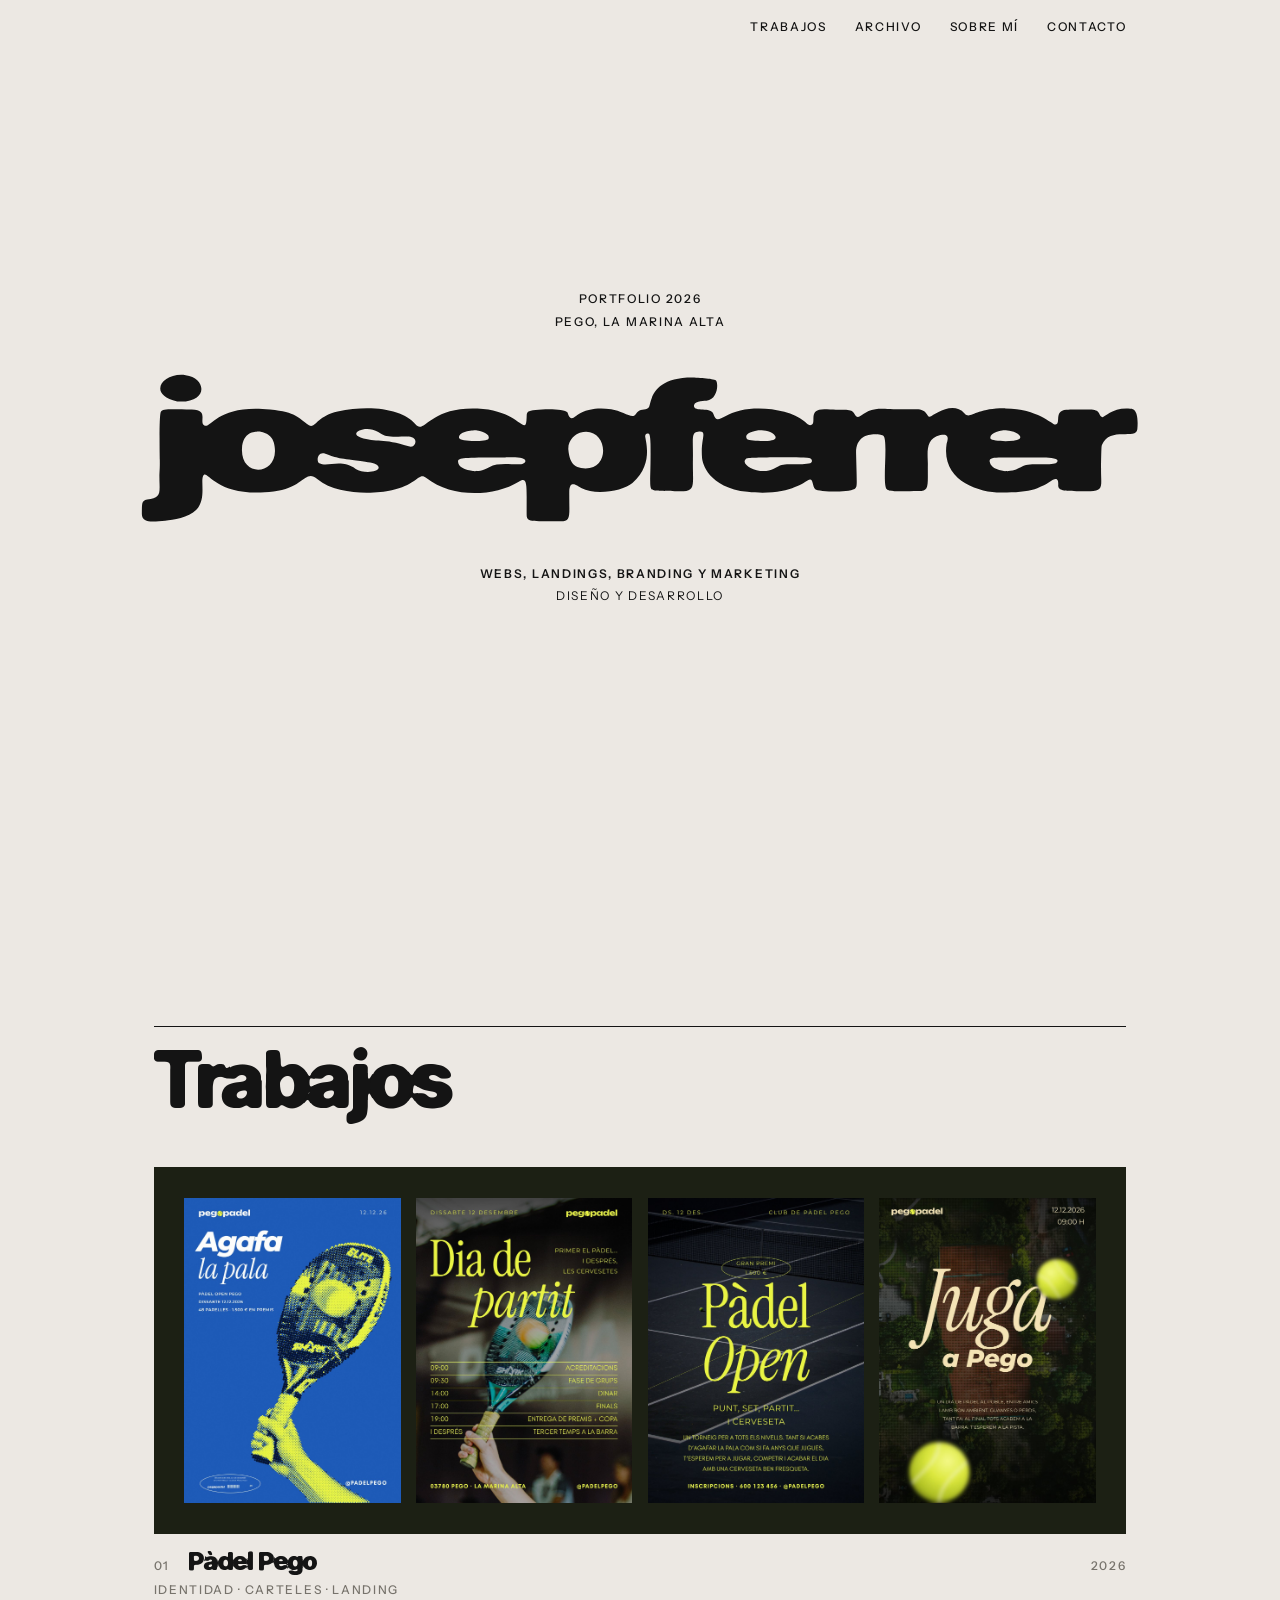
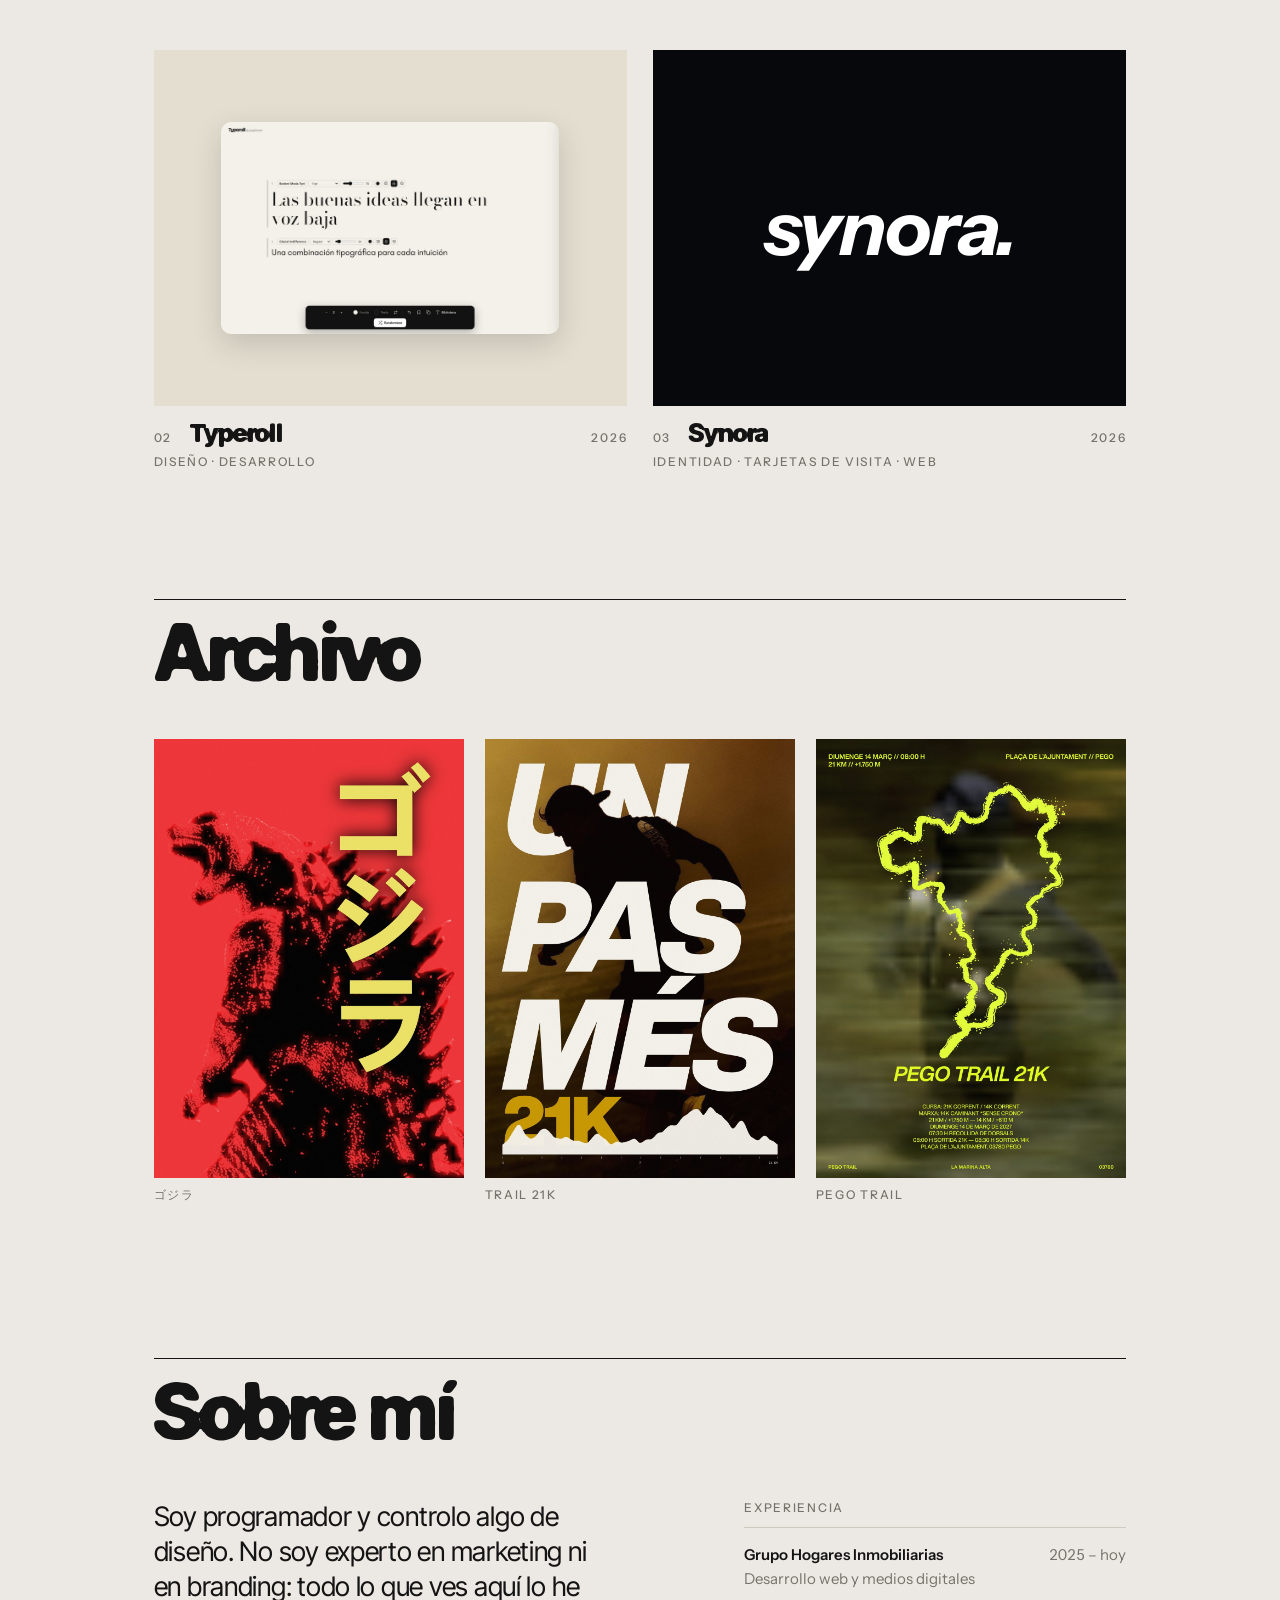
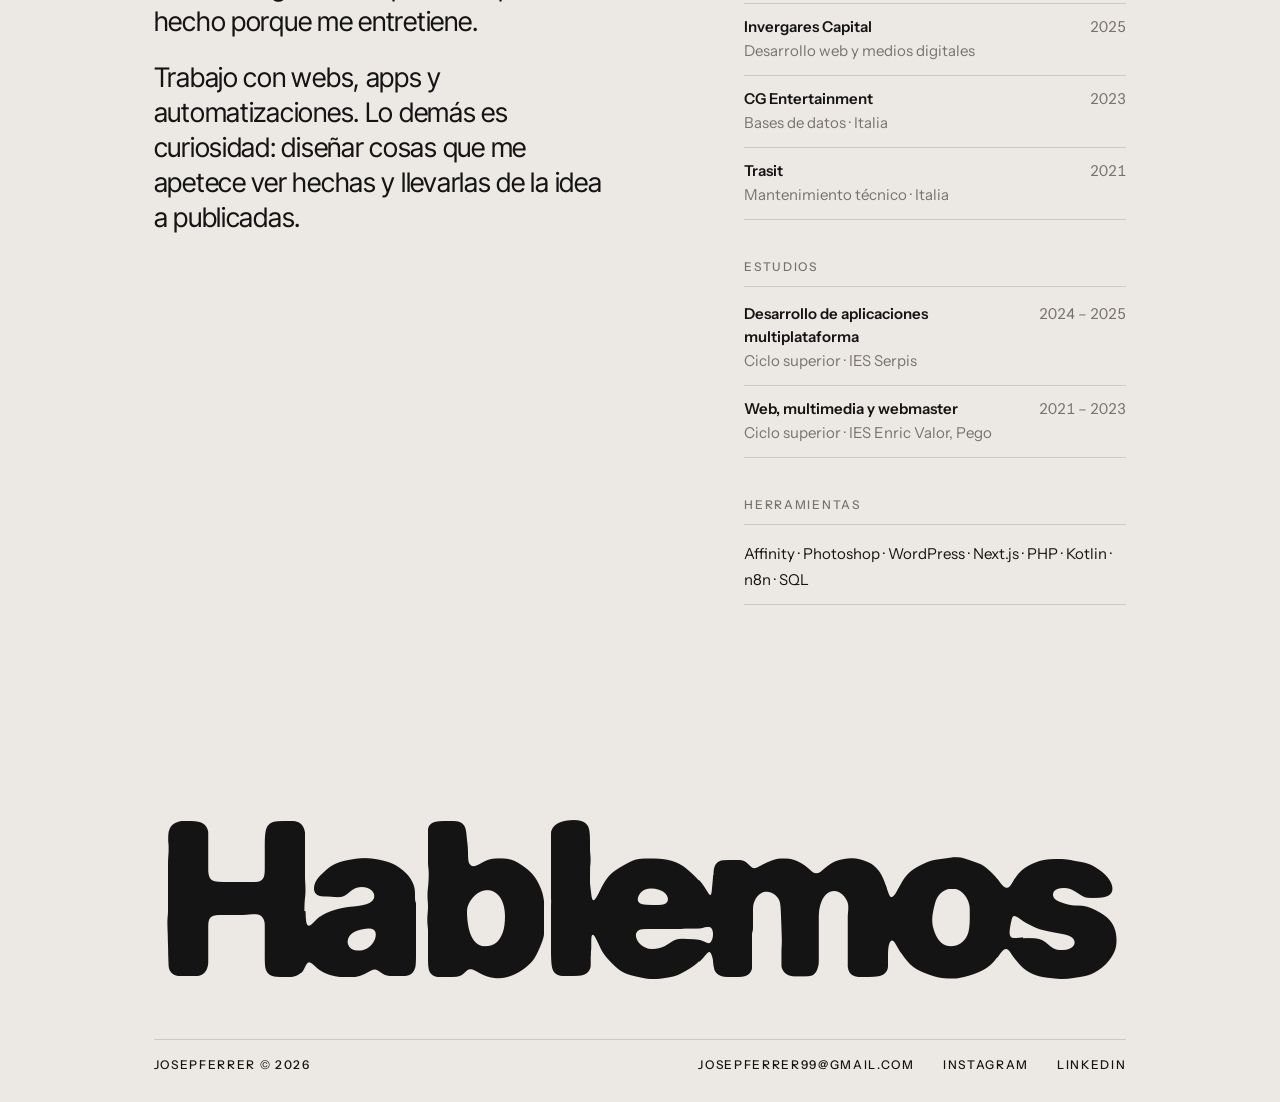
<file: index.html>
<!-- Página generada por generar.py: edita plantillas/portada.html -->
<!doctype html>
<html lang="es">
<head>
<meta charset="utf-8">
<meta name="viewport" content="width=device-width, initial-scale=1">
<title>josepferrer</title>
<link rel="preconnect" href="https://fonts.googleapis.com">
<link rel="preconnect" href="https://fonts.gstatic.com" crossorigin>
<link rel="stylesheet" href="https://fonts.googleapis.com/css2?family=Instrument+Sans:ital,wght@0,400..700;1,400..700&family=Inter+Tight:wght@400;700;800&display=swap">
<link rel="icon" href="img/favicon.svg" type="image/svg+xml">
<link rel="icon" href="img/favicon-32.png" sizes="32x32" type="image/png">
<link rel="apple-touch-icon" href="img/favicon-180.png">
<link rel="stylesheet" href="estilos.css">
<script>if(!matchMedia("(prefers-reduced-motion: reduce)").matches)document.documentElement.classList.add("mov")</script>
<script src="movimiento.js" defer></script>
<link rel="preconnect" href="https://fonts.googleapis.com">
<link rel="preconnect" href="https://fonts.gstatic.com" crossorigin>
<link rel="stylesheet" href="https://fonts.googleapis.com/css2?family=Instrument+Sans:ital,wght@0,400..700;1,400..700&family=Inter+Tight:wght@400;700;800&family=Manrope:wght@800&family=DM+Mono:wght@400&display=swap">
</head>
<body>

<header>
  <nav class="mayus">
    <a href="#trabajos">Trabajos</a>
    <a href="#archivo">Archivo</a>
    <a href="#sobre">Sobre mí</a>
    <a href="#contacto">Contacto</a>
  </nav>
</header>

<main>
  <!-- 1. Portada -->
  <div class="portada">
    <p class="mayus">Portfolio 2026<br>Pego, la Marina Alta</p>
    <svg class="logo" role="img" aria-label="josepferrer" xmlns="http://www.w3.org/2000/svg" viewBox="0 0 2911.17 444.02"><path fill="currentColor" fill-rule="evenodd" d="M2522.05 351.08C2522.05 351.08 2522.05 351.15 2522.05 351.15C2519.32 351.24 2516.54 351.33 2513.71 351.42C2446.13 353.63 2332.26 317.91 2349.11 209.22C2349.91 204.1 2362.77 176.68 2330.78 183.96C2284.37 194.5 2294.78 242 2294.43 268.85C2293.6 332.39 2299.91 346.46 2267.65 347.22C2182.06 349.24 2179.43 346.53 2174.21 341.16C2160.66 327.24 2179.57 199.49 2164.62 185.76C2159.4 180.96 2083.25 166.53 2085.11 237.21C2087.59 331.18 2088.31 331.82 2083.74 338.51C2073.07 354.11 1973.7 348.86 1966.1 341.72C1956.09 332.29 1961.59 306.49 1944.68 315.59C1933.98 321.36 1884.78 362.39 1768.44 349.38C1653.19 336.48 1637.24 264.35 1636.02 251.15C1630.51 191.8 1654.49 170.99 1624.28 174.16C1603.52 176.34 1610.32 194.64 1609.33 254.78C1608.18 324.26 1618.33 346.36 1582.13 347.86C1580.22 347.94 1504.55 347.63 1497.78 345.88C1477.47 340.62 1487.35 331.4 1485.65 208.92C1485.62 206.57 1485.28 182.28 1480.67 180.01C1474.29 176.87 1469.45 182.05 1470.15 187.97C1472.05 203.86 1494.03 270.47 1433 323.48C1406.81 346.23 1327.4 361.39 1283.57 338.51C1274.41 333.73 1249.08 310.88 1248.78 349.73C1248.23 419.76 1255.46 435.69 1223.5 435.57C1134.7 435.23 1124.7 437.67 1124.5 416.53C1123.71 332.52 1129.5 302.61 1101.46 319.75C1028.19 364.51 905.42 367.39 832 309.12C808.63 290.57 808.67 327.59 730.98 344.93C679.05 356.53 570.09 359.15 514.74 312.93C477.18 281.56 478.52 337.43 386.62 348.56C211.58 369.76 191.72 275.45 180.47 304.49C174.08 320.99 189.83 371.7 161.21 401.93C137.97 426.49 93.5 430.58 70.31 433.63C40.52 435.8 1.14 444.02 2.38 412.97C3.4 387.49 0 375.05 17.85 372.06C52.55 366.24 55.21 360.12 53.95 325.08C52.68 289.94 55.33 290.24 54.64 254.81C54.43 243.67 52.1 123.15 57.94 115.55C63.69 108.07 75.08 108.33 147.7 109.57C198.7 110.44 168.61 144.7 183.76 155.35C202.87 168.78 219.87 92.63 376.39 109.2C455.59 117.59 454.19 131.73 489.59 155.02C507.58 166.87 511.77 129.09 573.33 115.32C673.72 92.88 767.11 111.02 799.57 151.63C826.8 185.7 836.95 100.82 980.93 106.43C1099.5 111.04 1119.37 184.68 1123.85 142.18C1125.82 123.49 1122.66 122.02 1129.61 115.29C1136.72 108.41 1232.38 102.69 1243.76 118.22C1245.31 120.33 1247.57 141.11 1262.56 132.59C1272.9 126.71 1298.48 98.91 1370.84 108.84C1403.73 113.35 1432.05 137.73 1441.26 124.58C1457.55 101.33 1467.59 116.24 1480.3 103.82C1488.32 95.97 1480.19 23.61 1592.64 16C1605.39 15.13 1668.11 17.94 1675.87 24.3C1684.43 31.33 1682.28 80.73 1648.97 83.65C1647.51 83.78 1615.67 82.46 1612.72 96.34C1608 118.6 1662.03 100.25 1668.84 121.56C1680.03 156.58 1692.88 124.59 1747.62 111.96C1809.32 97.72 1895.73 111.32 1933.05 143.01C1942.93 151.4 1947.79 158.11 1955.6 154.02C1971.02 145.93 1941 104.62 2000.32 108.69C2052.3 112.25 2071.08 105.33 2080.11 121.89C2093.63 146.7 2099.03 114.34 2141.25 108.36C2166.73 104.76 2166.72 109.69 2260.55 108.72C2295.62 108.36 2289.94 134.32 2302.11 130.04C2310.47 127.09 2366.74 82.28 2401.51 120.95C2418.71 140.08 2430.21 104.88 2521.05 106.08C2615.96 106.43 2657.51 154.45 2666.41 152.97C2684.6 149.95 2659.97 113.05 2697.94 109.73C2701.41 109.42 2763.01 108.76 2771.95 109.51C2799.82 111.86 2791.08 127.9 2803.5 131.65C2808.37 133.12 2835.03 101.92 2884.34 107.24C2885.94 107.41 2911.17 100.53 2905.28 166.88C2902.41 199.11 2825.78 157.88 2802.32 212.13C2800.98 215.24 2800.6 215.3 2799.51 282.91C2798.76 329.41 2808.96 347.25 2768.34 347.57C2693.24 348.16 2675.98 348.1 2674.49 332.01C2674.24 329.23 2678.13 304.71 2659.35 314.55C2652.1 318.35 2645.43 326.64 2613.56 338.89C2594.1 346.37 2559.33 351.36 2522.05 351.08ZM2522.05 169.82C2522.05 169.82 2522.05 169.82 2522.05 169.82C2517.77 169.62 2514.62 169.65 2513.63 169.66C2510.15 170.3 2468.87 177.92 2477.82 195.55C2479.31 198.47 2500.17 201.39 2521.05 201.71C2521.05 201.71 2521.05 201.65 2521.05 201.65C2527.45 201.43 2534.8 201.02 2543.26 200.36C2545.16 200.21 2567.16 198.51 2563.61 188.24C2559.11 175.18 2532.02 170.96 2522.05 169.82ZM2521.05 249.33C2484.62 248.85 2473.02 250 2474.75 261.88C2477.91 283.58 2510.13 288.22 2521.05 289.22C2521.05 289.22 2521.05 288.89 2521.05 288.89C2523.36 289.16 2525.03 289.28 2525.75 289.33C2552.93 285.95 2552.17 283.68 2572.15 273.89C2591.76 264.28 2659.42 273.8 2669.28 264.59C2687.84 247.26 2625.7 249.03 2613.66 249.09C2571.28 249.32 2541.66 249.22 2521.05 249.49C2521.05 249.49 2521.05 249.33 2521.05 249.33ZM1916.05 269.34C1919.11 269.22 1950.15 267.96 1953.88 264.42C1960.88 257.77 1951.79 252.39 1950.9 251.86C1942.98 247.17 1771.44 248.36 1765.48 252.34C1741.13 268.59 1805.2 303.98 1845.2 281.89C1872.37 266.89 1873.46 268.75 1916.05 269.34ZM977.44 169.65C973.06 169.75 925.77 170.81 927.28 191.6C928.22 204.43 1009.15 203.02 1012.9 195.28C1021.75 177.02 980.89 170.23 977.44 169.65ZM653.98 261.53C574.13 251.33 573.89 251.89 537.51 238.38C514.38 229.8 510.37 261.07 519.84 266.14C544.35 279.26 581.7 251.35 626.01 282.63C644.72 295.84 691.13 293.85 692.91 279.45C694.65 265.38 658.26 262.31 653.98 261.53ZM1283.06 280.15C1376.56 294.71 1362.08 152.98 1279.66 177.25C1266.49 181.12 1243.87 199.7 1246.12 226.56C1250.04 273.35 1270.8 275.93 1283.06 280.15ZM341.04 173.53C331.76 174.51 297.03 173.96 294.39 223.09C289.45 315.09 412.61 300.16 387.09 205.48C379.02 175.56 345.52 173.77 341.04 173.53ZM1799.99 169.8C1751.52 177.7 1766.26 195.38 1769.14 196.96C1775.42 200.4 1874.33 210.06 1845.14 181.6C1832.54 169.31 1803.72 169.74 1799.99 169.8ZM973.86 289.3C981.64 288.47 994.67 290.1 1015.17 277.93C1050.3 257.09 1112.89 279.8 1120.38 261.48C1126.54 246.39 1070.61 249.18 1061.76 249.14C929.82 248.63 923.89 250.83 924.53 261.84C925.92 285.65 969.36 288.96 973.86 289.3ZM769.96 187.88C716.17 188.91 714.89 190.64 691.7 175.3C656.67 152.13 602.78 178.12 640.13 190.84C686.56 206.66 705.62 191.86 780.4 216.52C795.24 221.41 800.4 209.26 800.16 202.07C799.6 185.84 771.9 188.03 769.96 187.88ZM105.51 85.98C15.7 65.24 63.04 0 130.06 9.12C192.79 17.66 197.36 92.23 105.51 85.98Z"/></svg>
    <p class="mayus debajo">Webs, landings, branding y marketing<span>Diseño y desarrollo</span></p>
  </div>

  <!-- 2. Trabajos: las tarjetas las pone generar.py a partir de proyectos.json -->
  <section id="trabajos">
    <div class="cab"><h2 class="titulo">Trabajos</h2></div>
    <div class="tarjetas">
      <a class="tarjeta grande" href="pegopadel.html"><div class="cubierta" style="background:#1C2014"><div class="fila"><img src="img/padel/agafa-la-pala.jpg" alt="" loading="lazy"><img src="img/padel/dia-de-partit.jpg" alt="" loading="lazy"><img src="img/padel/padel-open.jpg" alt="" loading="lazy"><img src="img/padel/juga-a-pego.jpg" alt="" loading="lazy"></div></div><div class="pie-proy mayus"><span>01</span><span class="nombre" style="view-transition-name:titulo-pegopadel">Pàdel Pego</span><span>2026</span></div><p class="etiquetas mayus">Identidad · Carteles · Landing</p></a>
      <a class="tarjeta" href="typeroll.html"><div class="cubierta" style="background:#E4DED0"><img class="pantalla" src="img/typeroll/principal.jpg" alt="" loading="lazy"></div><div class="pie-proy mayus"><span>02</span><span class="nombre" style="view-transition-name:titulo-typeroll">Typeroll</span><span>2026</span></div><p class="etiquetas mayus">Diseño · Desarrollo</p></a>
      <a class="tarjeta" href="synora.html"><div class="cubierta" style="background:#07080B;color:#FFFFFF"><span class="logo-texto" role="img" aria-label="Synora"><span style="font-family:'Instrument Sans';font-style:italic;font-weight:700;letter-spacing:-.028em">synora.</span></span></div><div class="pie-proy mayus"><span>03</span><span class="nombre" style="view-transition-name:titulo-synora">Synora</span><span>2026</span></div><p class="etiquetas mayus">Identidad · Tarjetas de visita · Web</p></a>
    </div>
  </section>

  <!-- Archivo: imágenes sueltas (lista «archivo» de proyectos.json) -->
  <section id="archivo">
    <div class="cab"><h2 class="titulo">Archivo</h2></div>
    <div class="archivo"><figure><img src="img/archivo/web/imagen-cffa5684.jpg" alt="ゴジラ" loading="lazy"><figcaption class="mayus">ゴジラ</figcaption></figure><figure><img src="img/archivo/web/trail-21k.jpg" alt="Trail 21k" loading="lazy"><figcaption class="mayus">Trail 21k</figcaption></figure><figure><img src="img/archivo/web/pego-trail.jpg" alt="Pego trail" loading="lazy"><figcaption class="mayus">Pego trail</figcaption></figure></div>
  </section>

  <!-- 3. Sobre mí -->
  <section id="sobre">
    <div class="cab"><h2 class="titulo">Sobre mí</h2></div>
    <div class="sobre">
      <div class="texto">
        <p>Soy programador y controlo algo de diseño. No soy experto en marketing ni en branding: todo lo que ves aquí lo he hecho porque me entretiene.</p>
        <p>Trabajo con webs, apps y automatizaciones. Lo demás es curiosidad: diseñar cosas que me apetece ver hechas y llevarlas de la idea a publicadas.</p>
      </div>
      <div class="lista">
        <dl class="cv">
          <dt class="mayus">Experiencia</dt>
          <dd><b>Grupo Hogares Inmobiliarias</b><span>Desarrollo web y medios digitales</span><span class="anio">2025 – hoy</span></dd>
          <dd><b>Invergares Capital</b><span>Desarrollo web y medios digitales</span><span class="anio">2025</span></dd>
          <dd><b>CG Entertainment</b><span>Bases de datos · Italia</span><span class="anio">2023</span></dd>
          <dd><b>Trasit</b><span>Mantenimiento técnico · Italia</span><span class="anio">2021</span></dd>
        </dl>
        <dl class="cv">
          <dt class="mayus">Estudios</dt>
          <dd><b>Desarrollo de aplicaciones multiplataforma</b><span>Ciclo superior · IES Serpis</span><span class="anio">2024 – 2025</span></dd>
          <dd><b>Web, multimedia y webmaster</b><span>Ciclo superior · IES Enric Valor, Pego</span><span class="anio">2021 – 2023</span></dd>
        </dl>
        <dl class="cv">
          <dt class="mayus">Herramientas</dt>
          <dd class="etiq">Affinity · Photoshop · WordPress · Next.js · PHP · Kotlin · n8n · SQL</dd>
        </dl>
      </div>
    </div>
  </section>

  <!-- 4. Contacto -->
  <section class="contacto" id="contacto">
    <a class="hablemos" href="mailto:josepferrer99@gmail.com">Hablemos</a>
    <div class="pie mayus">
      <span>josepferrer © 2026</span>
      <div><a href="mailto:josepferrer99@gmail.com">josepferrer99@gmail.com</a><a href="https://www.instagram.com/josepferreer_/" target="_blank" rel="noopener">Instagram</a><a href="https://www.linkedin.com/in/ferrerjosep" target="_blank" rel="noopener">LinkedIn</a></div>
    </div>
  </section>
</main>


<dialog class="visor" aria-label="Pieza ampliada">
  <button class="redondo cerrar" type="button" aria-label="Cerrar"><svg viewBox="0 0 24 24" fill="none" stroke="currentColor" stroke-width="1.6"><path d="M5 5l14 14M19 5L5 19"/></svg></button>
  <button class="redondo ant" type="button" aria-label="Anterior"><svg viewBox="0 0 24 24" fill="none" stroke="currentColor" stroke-width="1.6"><path d="M15 5l-7 7 7 7"/></svg></button>
  <figure><img alt=""></figure>
  <button class="redondo sig" type="button" aria-label="Siguiente"><svg viewBox="0 0 24 24" fill="none" stroke="currentColor" stroke-width="1.6"><path d="M9 5l7 7-7 7"/></svg></button>
  <p class="pie mayus"><span class="nombre-pieza"></span><span class="cuenta"></span></p>
</dialog>
<script src="visor.js"></script>
</body>
</html>
</file>
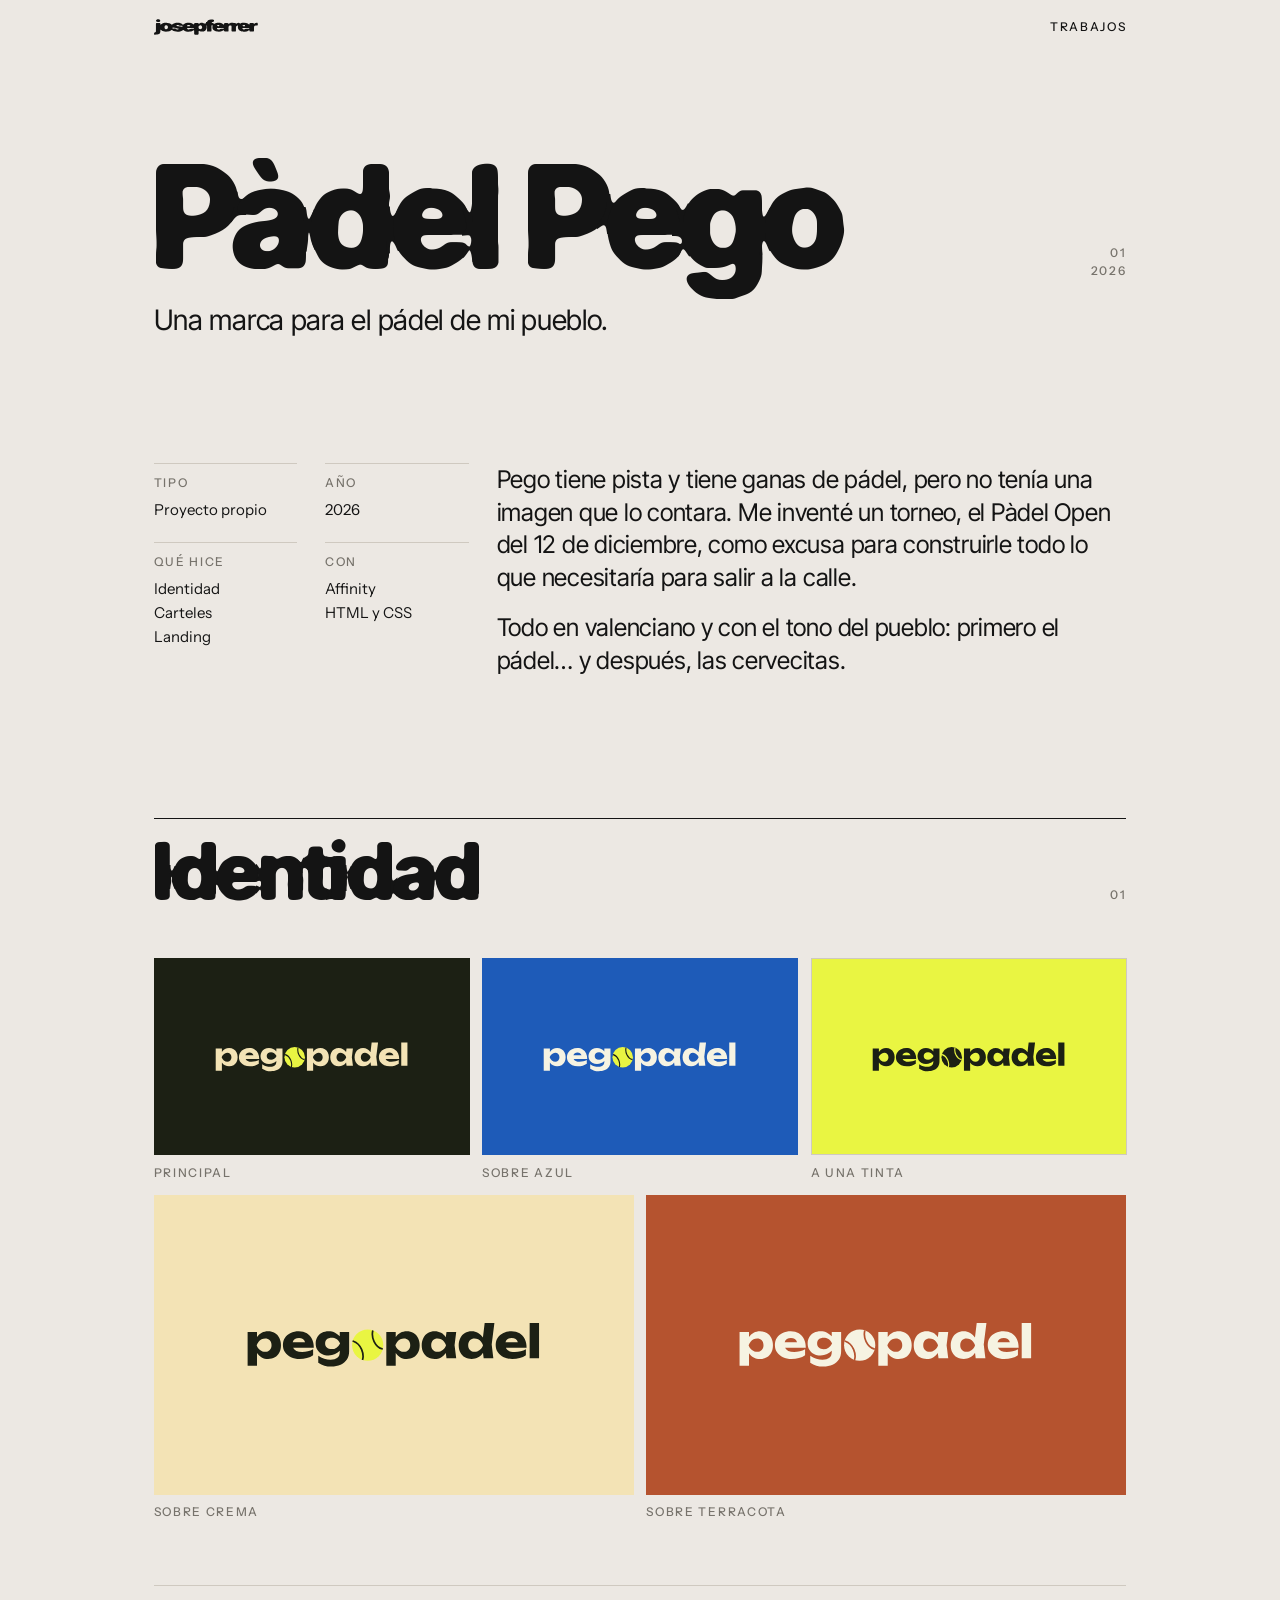
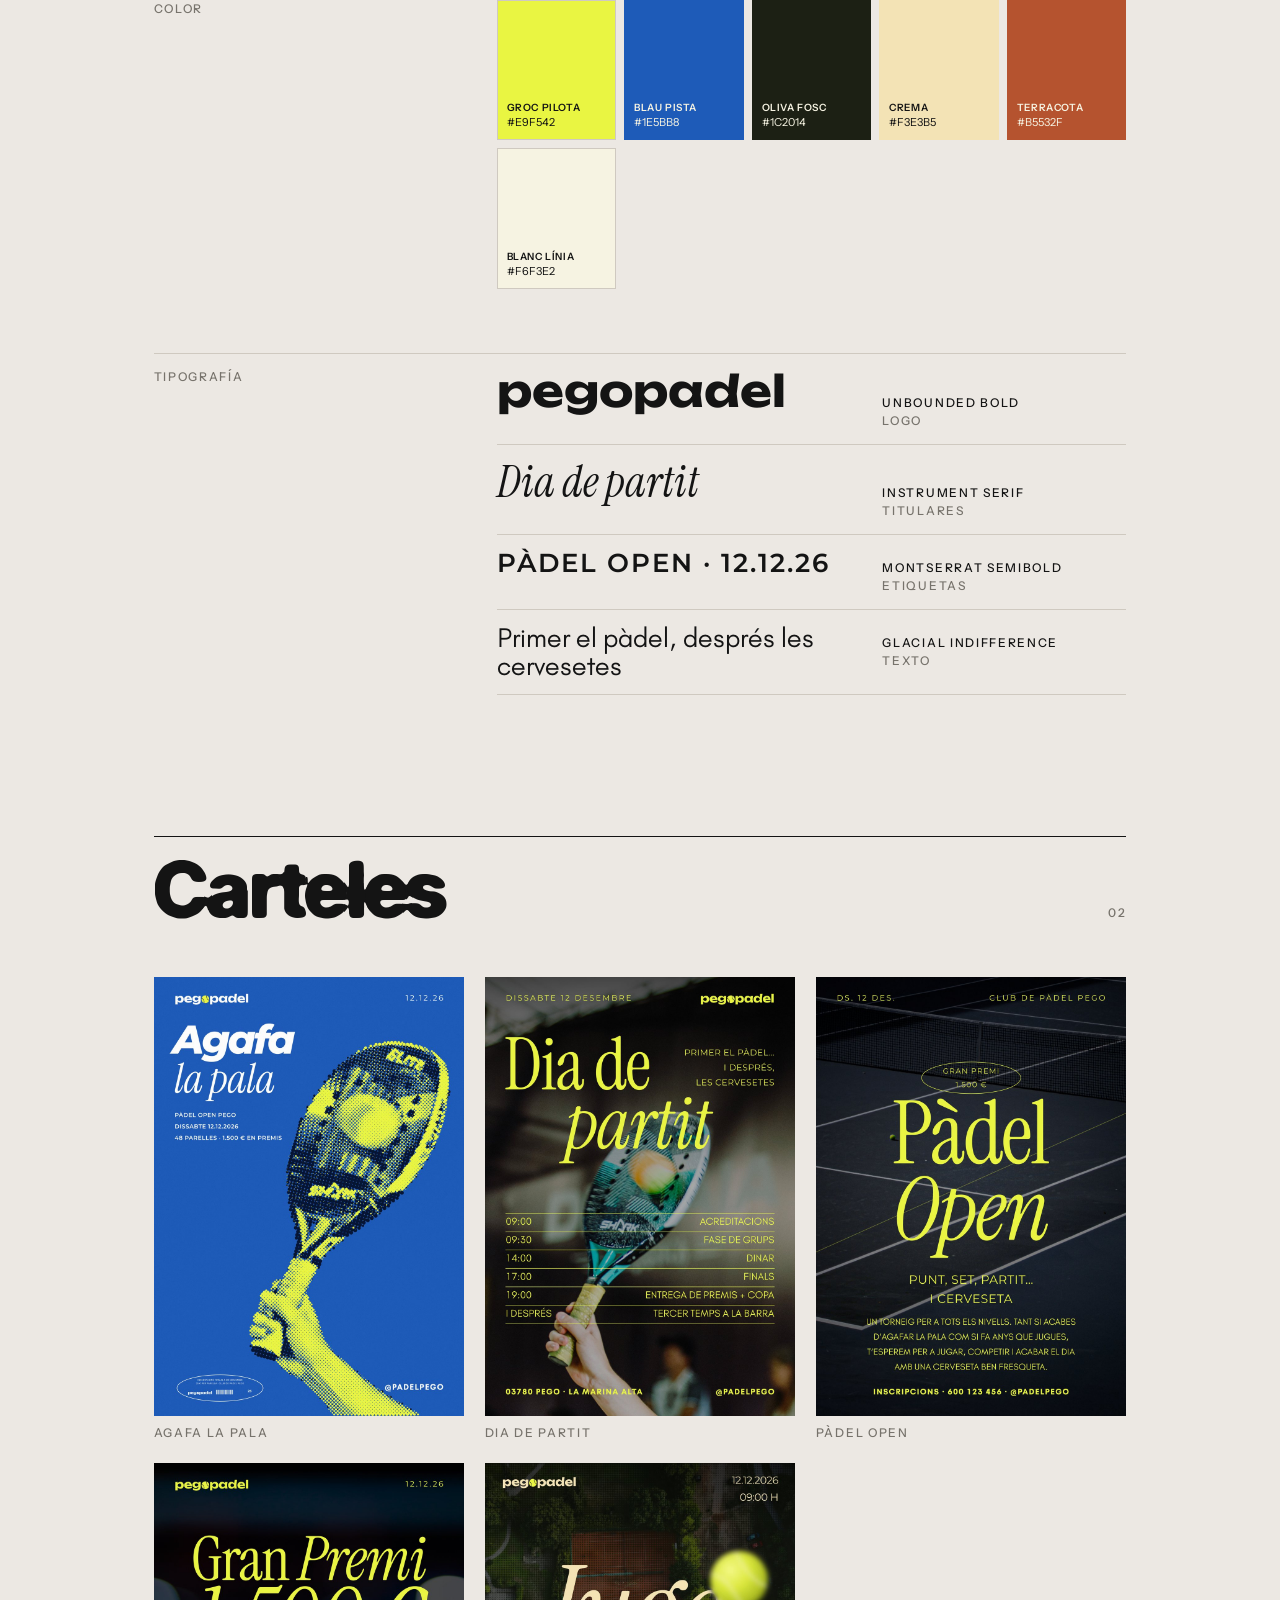
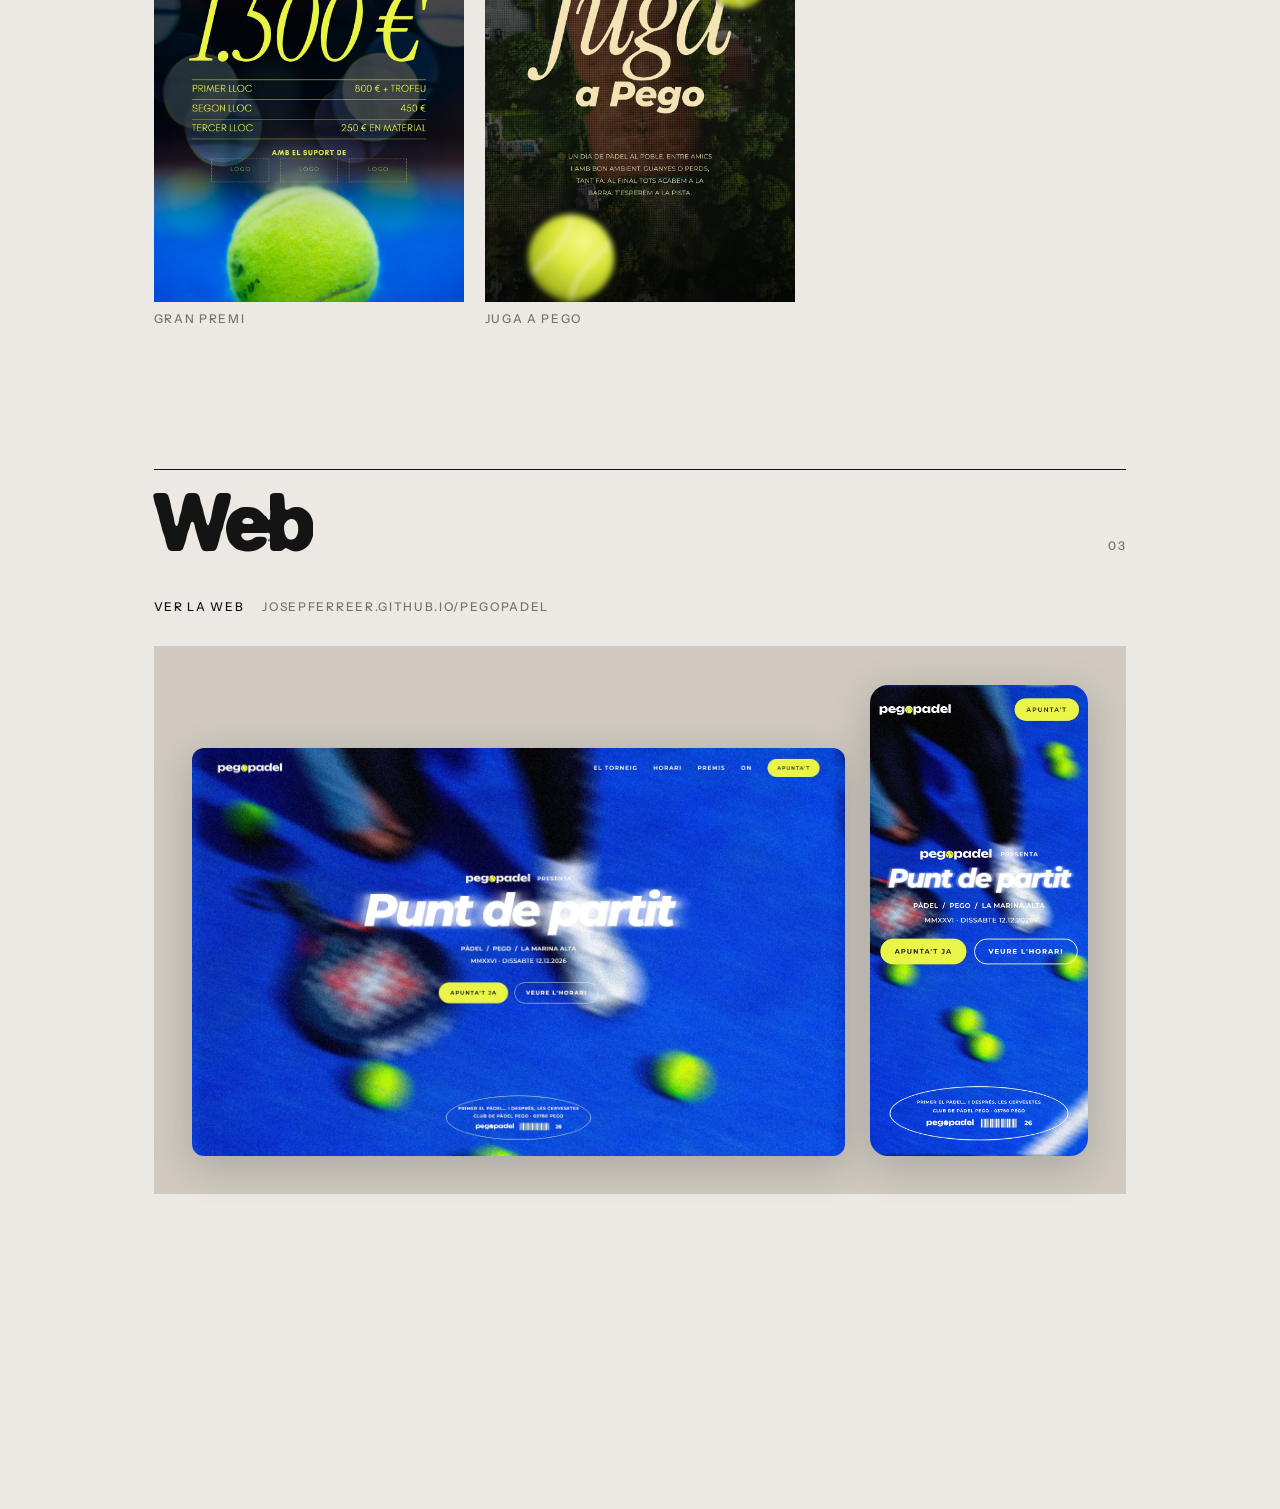
<file: pegopadel.html>
<!doctype html>
<html lang="es">
<head>
<meta charset="utf-8">
<meta name="viewport" content="width=device-width, initial-scale=1">
<title>Pàdel Pego · josepferrer</title>
<meta name="description" content="Una marca para el pádel de mi pueblo.">
<link rel="preconnect" href="https://fonts.googleapis.com">
<link rel="preconnect" href="https://fonts.gstatic.com" crossorigin>
<link rel="stylesheet" href="https://fonts.googleapis.com/css2?family=Instrument+Sans:ital,wght@0,400..700;1,400..700&family=Inter+Tight:wght@400;700;800&family=Unbounded:wght@700&family=Instrument+Serif:ital@0;1&family=Montserrat:wght@600&display=swap">
<style>@font-face{font-family:"Glacial Indifference";src:url(fuentes/GlacialIndifference-Regular.otf)}</style>
<link rel="icon" href="img/favicon.svg" type="image/svg+xml">
<link rel="icon" href="img/favicon-32.png" sizes="32x32" type="image/png">
<link rel="apple-touch-icon" href="img/favicon-180.png">
<link rel="stylesheet" href="estilos.css">
<script>if(!matchMedia("(prefers-reduced-motion: reduce)").matches)document.documentElement.classList.add("mov")</script>
<script src="movimiento.js" defer></script>
</head>
<body>
<!-- Página generada por generar.py a partir de proyectos.json: no editar a mano -->
<svg width="0" height="0" style="position:absolute" aria-hidden="true"><symbol id="logo-pegopadel" viewBox="0 0 6482 990"><path fill="currentColor" d="M56.0 219.0L261.0 219.0L261.0 329.0C288.3 289.0 322.5 257.8 363.5 235.5C404.5 213.2 450.3 202.0 501.0 202.0C557.0 202.0 606.2 214.7 648.5 240.0C690.8 265.3 723.8 300.7 747.5 346.0C771.2 391.3 783.0 444.3 783.0 505.0C783.0 565.0 771.2 617.7 747.5 663.0C723.8 708.3 690.8 743.5 648.5 768.5C606.2 793.5 557.0 806.0 501.0 806.0C449.7 806.0 403.7 794.8 363.0 772.5C322.3 750.2 288.3 718.7 261.0 678.0L261.0 955.0L56.0 955.0Z M577.0 505.0C577.0 462.3 564.2 427.2 538.5 399.5C512.8 371.8 479.7 358.0 439.0 358.0C411.7 358.0 385.7 364.3 361.0 377.0C336.3 389.7 314.7 407.0 296.0 429.0C277.3 451.0 263.0 476.3 253.0 505.0C267.7 547.0 292.0 581.7 326.0 609.0C360.0 636.3 397.7 650.0 439.0 650.0C479.7 650.0 512.8 636.3 538.5 609.0C564.2 581.7 577.0 547.0 577.0 505.0Z M1186.0 806.0C1116.7 806.0 1054.8 793.3 1000.5 768.0C946.2 742.7 903.3 707.2 872.0 661.5C840.7 615.8 825.0 562.7 825.0 502.0C825.0 442.7 840.0 390.3 870.0 345.0C900.0 299.7 941.2 264.5 993.5 239.5C1045.8 214.5 1105.0 202.0 1171.0 202.0C1239.0 202.0 1297.3 216.8 1346.0 246.5C1394.7 276.2 1432.2 318.0 1458.5 372.0C1484.8 426.0 1498.0 489.7 1498.0 563.0L1047.0 563.0C1075.7 625.0 1141.3 656.0 1244.0 656.0C1286.0 656.0 1327.8 650.5 1369.5 639.5C1411.2 628.5 1449.0 613.0 1483.0 593.0L1483.0 723.0C1443.7 749.7 1398.8 770.2 1348.5 784.5C1298.2 798.8 1244.0 806.0 1186.0 806.0Z M1176.0 346.0C1140.0 346.0 1110.2 354.5 1086.5 371.5C1062.8 388.5 1046.7 411.3 1038.0 440.0L1308.0 440.0C1298.0 410.0 1281.8 386.8 1259.5 370.5C1237.2 354.2 1209.3 346.0 1176.0 346.0Z M1819.0 730.0C1765.7 730.0 1717.8 719.0 1675.5 697.0C1633.2 675.0 1599.8 644.2 1575.5 604.5C1551.2 564.8 1539.0 518.7 1539.0 466.0C1539.0 413.3 1551.2 367.2 1575.5 327.5C1599.8 287.8 1633.2 257.0 1675.5 235.0C1717.8 213.0 1765.7 202.0 1819.0 202.0C1872.3 202.0 1919.7 212.8 1961.0 234.5C2002.3 256.2 2036.7 282.0 2064.0 312.0L2064.0 219.0L2268.0 219.0L2268.0 638.0C2268.0 708.0 2251.7 767.8 2219.0 817.5C2186.3 867.2 2140.7 905.2 2082.0 931.5C2023.3 957.8 1954.7 971.0 1876.0 971.0C1822.7 971.0 1773.7 964.3 1729.0 951.0C1684.3 937.7 1639.7 917.3 1595.0 890.0L1595.0 736.0C1636.3 766.7 1679.8 788.8 1725.5 802.5C1771.2 816.2 1817.0 823.0 1863.0 823.0C1927.7 823.0 1977.3 809.0 2012.0 781.0C2046.7 753.0 2064.0 708.0 2064.0 646.0L2064.0 626.0C2036.7 654.7 2002.3 679.2 1961.0 699.5C1919.7 719.8 1872.3 730.0 1819.0 730.0Z M1888.0 591.0C1967.3 591.0 2028.3 549.3 2071.0 466.0C2049.0 423.3 2022.7 391.8 1992.0 371.5C1961.3 351.2 1926.7 341.0 1888.0 341.0C1844.0 341.0 1809.2 352.2 1783.5 374.5C1757.8 396.8 1745.0 427.3 1745.0 466.0C1745.0 504.0 1757.5 534.3 1782.5 557.0C1807.5 579.7 1842.7 591.0 1888.0 591.0Z M3078.0 219.0L3283.0 219.0L3283.0 329.0C3310.3 289.0 3344.5 257.8 3385.5 235.5C3426.5 213.2 3472.3 202.0 3523.0 202.0C3579.0 202.0 3628.2 214.7 3670.5 240.0C3712.8 265.3 3745.8 300.7 3769.5 346.0C3793.2 391.3 3805.0 444.3 3805.0 505.0C3805.0 565.0 3793.2 617.7 3769.5 663.0C3745.8 708.3 3712.8 743.5 3670.5 768.5C3628.2 793.5 3579.0 806.0 3523.0 806.0C3471.7 806.0 3425.7 794.8 3385.0 772.5C3344.3 750.2 3310.3 718.7 3283.0 678.0L3283.0 955.0L3078.0 955.0Z M3599.0 505.0C3599.0 462.3 3586.2 427.2 3560.5 399.5C3534.8 371.8 3501.7 358.0 3461.0 358.0C3433.7 358.0 3407.7 364.3 3383.0 377.0C3358.3 389.7 3336.7 407.0 3318.0 429.0C3299.3 451.0 3285.0 476.3 3275.0 505.0C3289.7 547.0 3314.0 581.7 3348.0 609.0C3382.0 636.3 3419.7 650.0 3461.0 650.0C3501.7 650.0 3534.8 636.3 3560.5 609.0C3586.2 581.7 3599.0 547.0 3599.0 505.0Z M4389.0 790.0L4374.0 675.0C4346.7 716.3 4312.3 748.5 4271.0 771.5C4229.7 794.5 4183.3 806.0 4132.0 806.0C4076.0 806.0 4026.8 793.5 3984.5 768.5C3942.2 743.5 3909.0 708.3 3885.0 663.0C3861.0 617.7 3849.0 565.0 3849.0 505.0C3849.0 444.3 3861.0 391.3 3885.0 346.0C3909.0 300.7 3942.2 265.3 3984.5 240.0C4026.8 214.7 4076.0 202.0 4132.0 202.0C4183.3 202.0 4229.7 213.5 4271.0 236.5C4312.3 259.5 4346.7 291.7 4374.0 333.0L4389.0 219.0L4601.0 219.0L4565.0 504.0L4601.0 790.0Z M4056.0 505.0C4056.0 547.0 4068.8 581.7 4094.5 609.0C4120.2 636.3 4153.0 650.0 4193.0 650.0C4234.3 650.0 4272.2 636.3 4306.5 609.0C4340.8 581.7 4365.0 547.0 4379.0 505.0C4369.7 476.3 4355.7 451.0 4337.0 429.0C4318.3 407.0 4296.7 389.7 4272.0 377.0C4247.3 364.3 4221.0 358.0 4193.0 358.0C4153.0 358.0 4120.2 371.8 4094.5 399.5C4068.8 427.2 4056.0 462.3 4056.0 505.0Z M5199.0 790.0L5184.0 669.0C5156.7 712.3 5122.0 746.0 5080.0 770.0C5038.0 794.0 4990.7 806.0 4938.0 806.0C4882.0 806.0 4832.8 793.5 4790.5 768.5C4748.2 743.5 4715.0 708.3 4691.0 663.0C4667.0 617.7 4655.0 565.0 4655.0 505.0C4655.0 444.3 4667.0 391.3 4691.0 346.0C4715.0 300.7 4748.2 265.3 4790.5 240.0C4832.8 214.7 4882.0 202.0 4938.0 202.0C4990.0 202.0 5037.0 213.8 5079.0 237.5C5121.0 261.2 5155.7 294.0 5183.0 336.0L5221.0 20.0L5433.0 20.0L5374.0 489.0L5410.0 790.0Z M4862.0 505.0C4862.0 547.0 4874.8 581.7 4900.5 609.0C4926.2 636.3 4959.0 650.0 4999.0 650.0C5040.3 650.0 5078.2 636.3 5112.5 609.0C5146.8 581.7 5171.0 547.0 5185.0 505.0C5175.7 476.3 5161.7 451.0 5143.0 429.0C5124.3 407.0 5102.7 389.7 5078.0 377.0C5053.3 364.3 5027.0 358.0 4999.0 358.0C4959.0 358.0 4926.2 371.8 4900.5 399.5C4874.8 427.2 4862.0 462.3 4862.0 505.0Z M5822.0 806.0C5752.7 806.0 5690.8 793.3 5636.5 768.0C5582.2 742.7 5539.3 707.2 5508.0 661.5C5476.7 615.8 5461.0 562.7 5461.0 502.0C5461.0 442.7 5476.0 390.3 5506.0 345.0C5536.0 299.7 5577.2 264.5 5629.5 239.5C5681.8 214.5 5741.0 202.0 5807.0 202.0C5875.0 202.0 5933.3 216.8 5982.0 246.5C6030.7 276.2 6068.2 318.0 6094.5 372.0C6120.8 426.0 6134.0 489.7 6134.0 563.0L5683.0 563.0C5711.7 625.0 5777.3 656.0 5880.0 656.0C5922.0 656.0 5963.8 650.5 6005.5 639.5C6047.2 628.5 6085.0 613.0 6119.0 593.0L6119.0 723.0C6079.7 749.7 6034.8 770.2 5984.5 784.5C5934.2 798.8 5880.0 806.0 5822.0 806.0Z M5812.0 346.0C5776.0 346.0 5746.2 354.5 5722.5 371.5C5698.8 388.5 5682.7 411.3 5674.0 440.0L5944.0 440.0C5934.0 410.0 5917.8 386.8 5895.5 370.5C5873.2 354.2 5845.3 346.0 5812.0 346.0Z M6201.0 20.0L6406.0 20.0L6406.0 790.0L6201.0 790.0Z"/><clipPath id="logo-pegopadel-lp-ball"><circle cx="2672.0" cy="504.0" r="340.0"/></clipPath><circle cx="2672.0" cy="504.0" r="340.0" fill="var(--logo-ball, #E9F542)"/><g clip-path="url(#logo-pegopadel-lp-ball)" fill="none" stroke="var(--logo-seam, #1C2014)" stroke-width="37.4"><path d="M2215.2 370.6 L2360.3 419.0 C2530.3 475.7 2601.2 702.3 2558.7 829.8 L2510.3 975.0"/><path d="M2825.6 30.6 L2785.3 178.2 C2742.8 334.0 2827.8 546.5 2997.8 589.0 L3146.3 626.1"/></g></symbol></svg>

<header class="cab-proy">
  <a href="index.html" aria-label="Volver al inicio"><img class="marca" src="img/josepferrer.svg" alt="josepferrer"></a>
  <nav class="mayus"><a href="index.html#trabajos">Trabajos</a></nav>
</header>

<main>
  <div class="p-cab">
    <h1 style="view-transition-name:titulo-pegopadel">Pàdel Pego</h1>
    <span class="mayus meta">01<br>2026</span>
    <p class="lema">Una marca para el pádel de mi pueblo.</p>
  </div>

  <div class="p-ficha">
    <dl><div><dt class="mayus">Tipo</dt><dd>Proyecto propio</dd></div><div><dt class="mayus">Año</dt><dd>2026</dd></div><div><dt class="mayus">Qué hice</dt><dd>Identidad<br>Carteles<br>Landing</dd></div><div><dt class="mayus">Con</dt><dd>Affinity<br>HTML y CSS</dd></div></dl>
    <div class="texto"><p>Pego tiene pista y tiene ganas de pádel, pero no tenía una imagen que lo contara. Me inventé un torneo, el Pàdel Open del 12 de diciembre, como excusa para construirle todo lo que necesitaría para salir a la calle.</p><p>Todo en valenciano y con el tono del pueblo: primero el pádel… y después, las cervecitas.</p></div>
  </div>

  <section class="p-bloque">
    <div class="cab"><h2 class="titulo">Identidad</h2><span class="mayus num">01</span></div>
    <div class="logos"><figure><div class="fondo" style="background:#1C2014;color:#F3E3B5;--logo-ball:#E9F542;--logo-seam:#1C2014"><svg viewBox="0 0 6482 990" role="img" aria-label="Pàdel Pego"><use href="#logo-pegopadel"/></svg></div><figcaption class="mayus">Principal</figcaption></figure><figure><div class="fondo" style="background:#1E5BB8;color:#F6F3E2;--logo-ball:#E9F542;--logo-seam:#1C2014"><svg viewBox="0 0 6482 990" role="img" aria-label="Pàdel Pego"><use href="#logo-pegopadel"/></svg></div><figcaption class="mayus">Sobre azul</figcaption></figure><figure><div class="fondo borde" style="background:#E9F542;color:#1C2014;--logo-ball:#1C2014;--logo-seam:#E9F542"><svg viewBox="0 0 6482 990" role="img" aria-label="Pàdel Pego"><use href="#logo-pegopadel"/></svg></div><figcaption class="mayus">A una tinta</figcaption></figure><figure><div class="fondo" style="background:#F3E3B5;color:#1C2014;--logo-ball:#E9F542;--logo-seam:#1C2014"><svg viewBox="0 0 6482 990" role="img" aria-label="Pàdel Pego"><use href="#logo-pegopadel"/></svg></div><figcaption class="mayus">Sobre crema</figcaption></figure><figure><div class="fondo" style="background:#B5532F;color:#F6F3E2;--logo-ball:#F6F3E2;--logo-seam:#B5532F"><svg viewBox="0 0 6482 990" role="img" aria-label="Pàdel Pego"><use href="#logo-pegopadel"/></svg></div><figcaption class="mayus">Sobre terracota</figcaption></figure></div><div class="sub"><span class="mayus">Color</span><div class="colores"><div class="borde" style="background:#E9F542;color:#141414"><b>Groc pilota</b>#E9F542</div><div class="" style="background:#1E5BB8;color:#F6F3E2"><b>Blau pista</b>#1E5BB8</div><div class="" style="background:#1C2014;color:#F6F3E2"><b>Oliva fosc</b>#1C2014</div><div class="" style="background:#F3E3B5;color:#141414"><b>Crema</b>#F3E3B5</div><div class="" style="background:#B5532F;color:#F6F3E2"><b>Terracota</b>#B5532F</div><div class="borde" style="background:#F6F3E2;color:#141414"><b>Blanc línia</b>#F6F3E2</div></div></div><div class="sub"><span class="mayus">Tipografía</span><div class="tipos"><div><span class="muestra" style="font-family:Unbounded;font-weight:700">pegopadel</span><span class="dato mayus"><b>Unbounded Bold</b>Logo</span></div><div><span class="muestra" style="font-family:'Instrument Serif';font-style:italic">Dia de partit</span><span class="dato mayus"><b>Instrument Serif</b>Titulares</span></div><div><span class="muestra peque" style="font-family:Montserrat;font-weight:600;letter-spacing:.08em">PÀDEL OPEN · 12.12.26</span><span class="dato mayus"><b>Montserrat SemiBold</b>Etiquetas</span></div><div><span class="muestra peque" style="font-family:'Glacial Indifference'">Primer el pàdel, després les cervesetes</span><span class="dato mayus"><b>Glacial Indifference</b>Texto</span></div></div></div>
  </section>
  <section class="p-bloque">
    <div class="cab"><h2 class="titulo">Carteles</h2><span class="mayus num">02</span></div>
    <div class="piezas a3"><figure><img src="img/padel/agafa-la-pala.jpg" alt="Agafa la pala" loading="lazy"><figcaption class="mayus">Agafa la pala</figcaption></figure><figure><img src="img/padel/dia-de-partit.jpg" alt="Dia de partit" loading="lazy"><figcaption class="mayus">Dia de partit</figcaption></figure><figure><img src="img/padel/padel-open.jpg" alt="Pàdel Open" loading="lazy"><figcaption class="mayus">Pàdel Open</figcaption></figure><figure><img src="img/padel/gran-premi.jpg" alt="Gran Premi" loading="lazy"><figcaption class="mayus">Gran Premi</figcaption></figure><figure><img src="img/padel/juga-a-pego.jpg" alt="Juga a Pego" loading="lazy"><figcaption class="mayus">Juga a Pego</figcaption></figure></div>
  </section>
  <section class="p-bloque">
    <div class="cab"><h2 class="titulo">Web</h2><span class="mayus num">03</span></div>
    <p class="ir-web"><a class="enlace mayus" href="https://josepferreer.github.io/pegopadel/" target="_blank" rel="noopener">Ver la web</a><span class="mayus">josepferreer.github.io/pegopadel</span></p><div class="p-pantallas"><img src="img/padel/landing-escritorio.jpg" alt="Versión de ordenador" loading="lazy"><img class="movil" src="img/padel/landing-movil.jpg" alt="Versión de móvil" loading="lazy"></div>
  </section>

  <a class="p-siguiente" href="typeroll.html"><span class="mayus gris">Siguiente proyecto<span class="nombre">Typeroll</span></span><span class="mayus">Ver</span></a>
</main>

<dialog class="visor" aria-label="Pieza ampliada">
  <button class="redondo cerrar" type="button" aria-label="Cerrar"><svg viewBox="0 0 24 24" fill="none" stroke="currentColor" stroke-width="1.6"><path d="M5 5l14 14M19 5L5 19"/></svg></button>
  <button class="redondo ant" type="button" aria-label="Anterior"><svg viewBox="0 0 24 24" fill="none" stroke="currentColor" stroke-width="1.6"><path d="M15 5l-7 7 7 7"/></svg></button>
  <figure><img alt=""></figure>
  <button class="redondo sig" type="button" aria-label="Siguiente"><svg viewBox="0 0 24 24" fill="none" stroke="currentColor" stroke-width="1.6"><path d="M9 5l7 7-7 7"/></svg></button>
  <p class="pie mayus"><span class="nombre-pieza"></span><span class="cuenta"></span></p>
</dialog>
<script src="visor.js"></script>
</body>
</html>
</file>
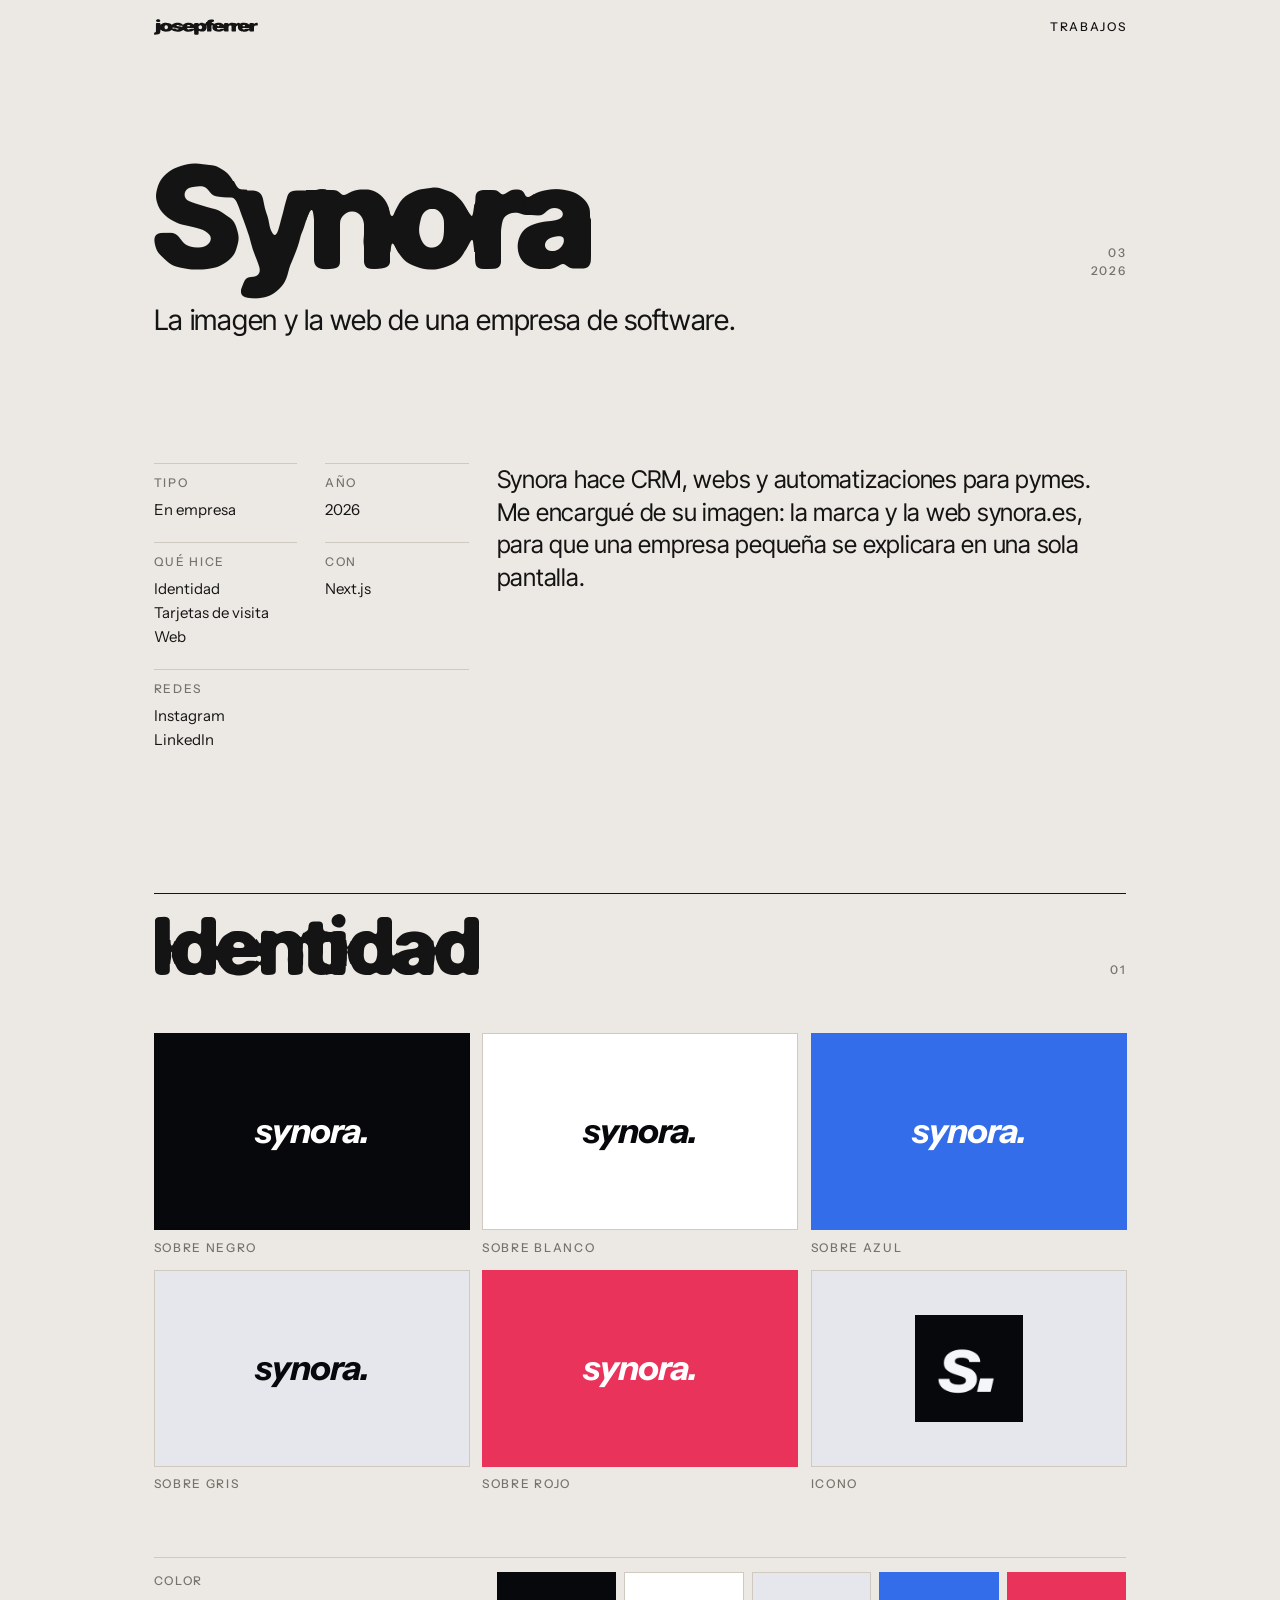
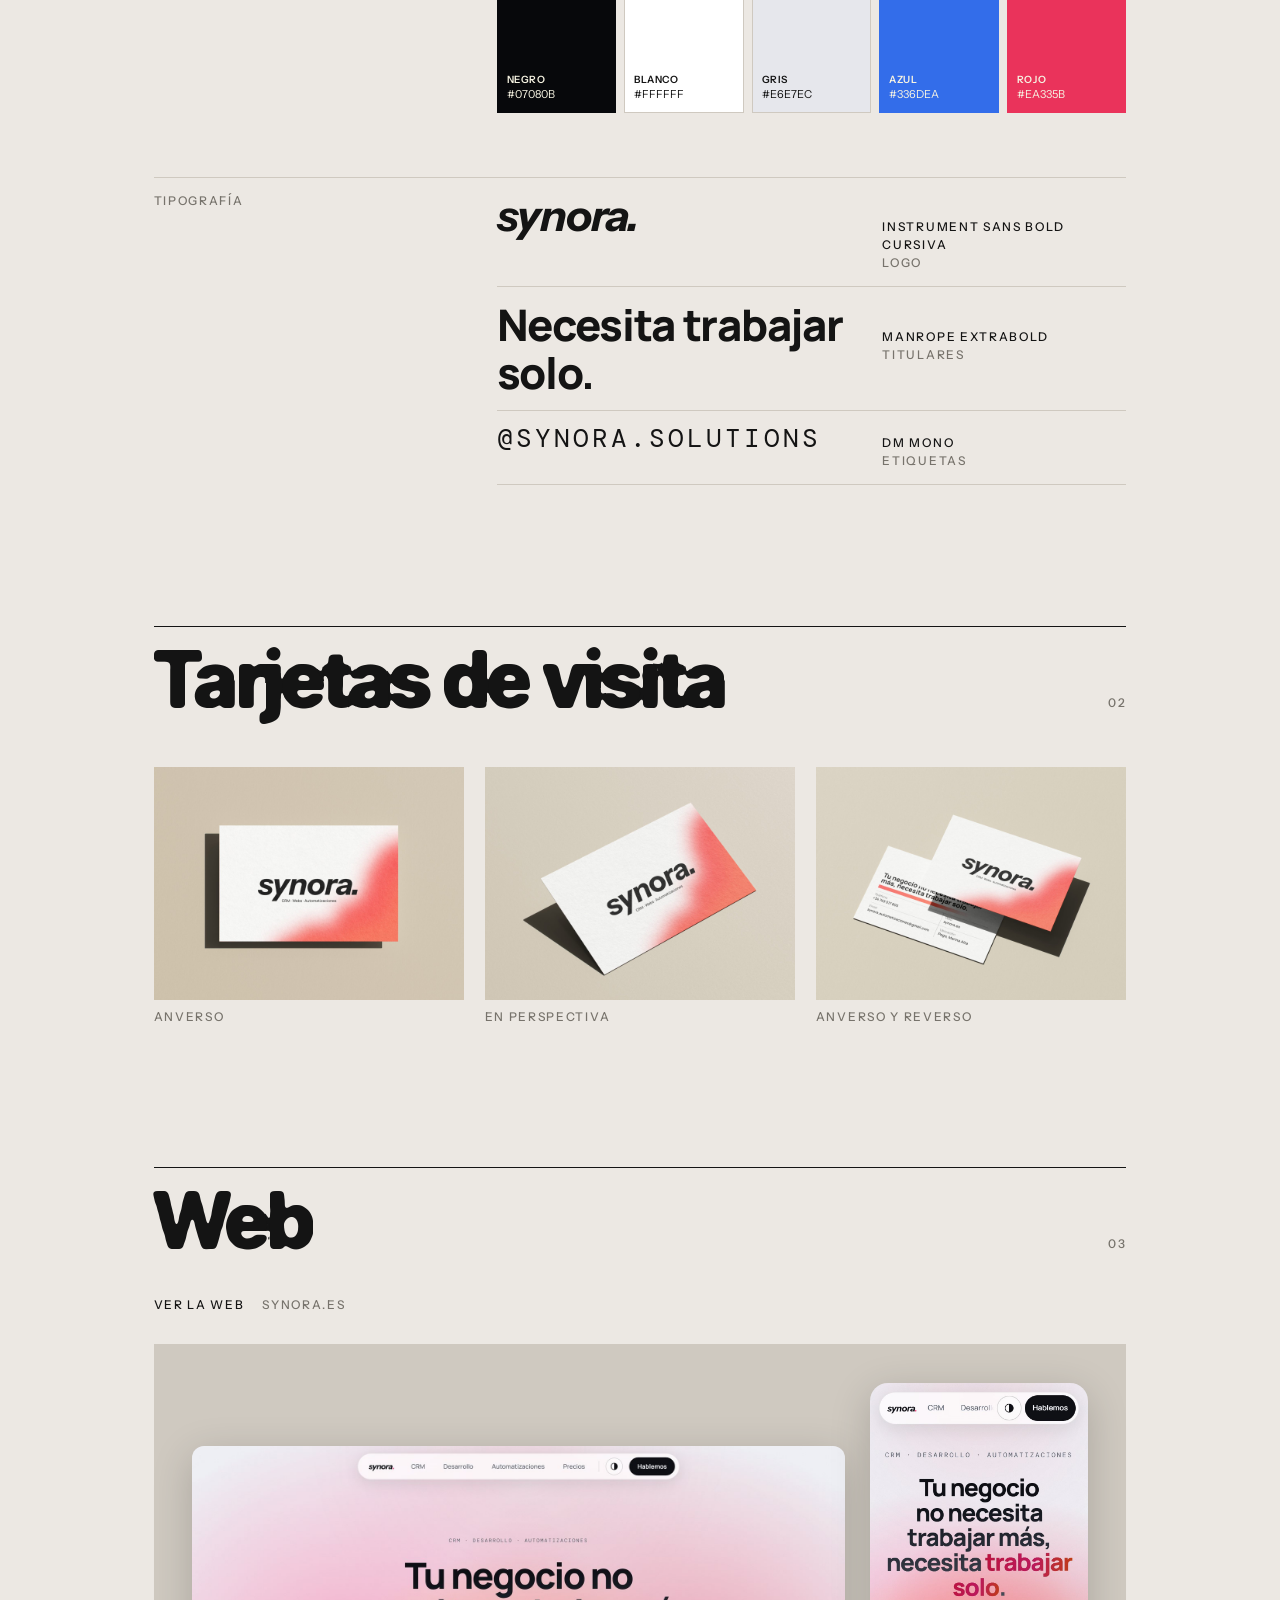
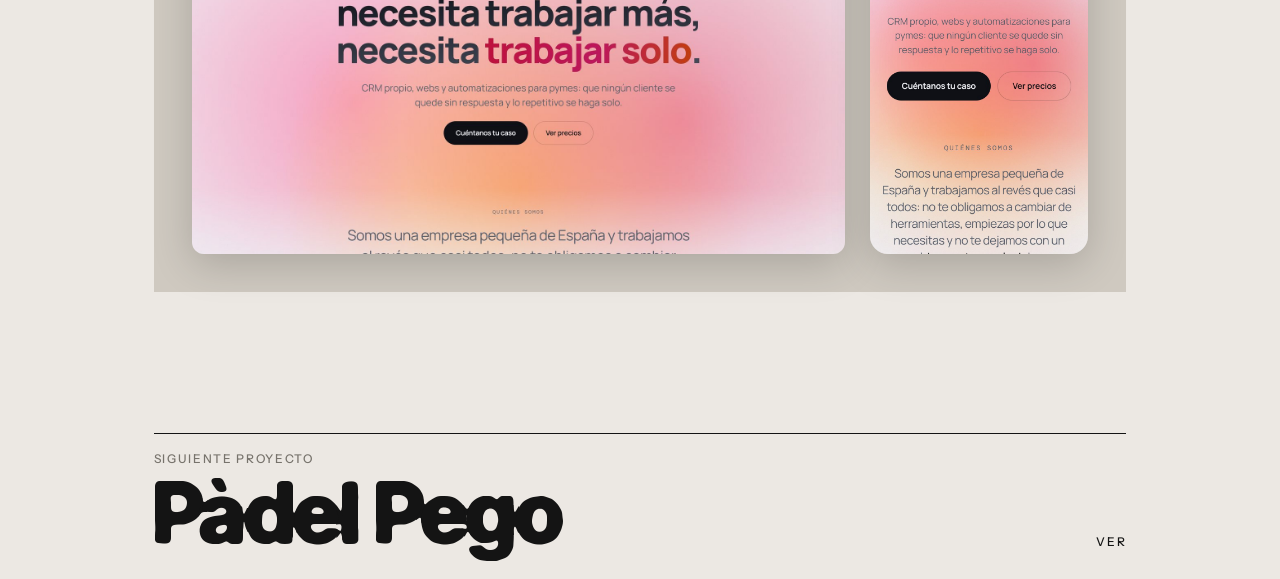
<file: synora.html>
<!doctype html>
<html lang="es">
<head>
<meta charset="utf-8">
<meta name="viewport" content="width=device-width, initial-scale=1">
<title>Synora · josepferrer</title>
<meta name="description" content="La imagen y la web de una empresa de software.">
<link rel="preconnect" href="https://fonts.googleapis.com">
<link rel="preconnect" href="https://fonts.gstatic.com" crossorigin>
<link rel="stylesheet" href="https://fonts.googleapis.com/css2?family=Instrument+Sans:ital,wght@0,400..700;1,400..700&family=Inter+Tight:wght@400;700;800&family=Manrope:wght@800&family=DM+Mono:wght@400&display=swap">
<link rel="icon" href="img/favicon.svg" type="image/svg+xml">
<link rel="icon" href="img/favicon-32.png" sizes="32x32" type="image/png">
<link rel="apple-touch-icon" href="img/favicon-180.png">
<link rel="stylesheet" href="estilos.css">
<script>if(!matchMedia("(prefers-reduced-motion: reduce)").matches)document.documentElement.classList.add("mov")</script>
<script src="movimiento.js" defer></script>
</head>
<body>
<!-- Página generada por generar.py a partir de proyectos.json: no editar a mano -->

<header class="cab-proy">
  <a href="index.html" aria-label="Volver al inicio"><img class="marca" src="img/josepferrer.svg" alt="josepferrer"></a>
  <nav class="mayus"><a href="index.html#trabajos">Trabajos</a></nav>
</header>

<main>
  <div class="p-cab">
    <h1 style="view-transition-name:titulo-synora">Synora</h1>
    <span class="mayus meta">03<br>2026</span>
    <p class="lema">La imagen y la web de una empresa de software.</p>
  </div>

  <div class="p-ficha">
    <dl><div><dt class="mayus">Tipo</dt><dd>En empresa</dd></div><div><dt class="mayus">Año</dt><dd>2026</dd></div><div><dt class="mayus">Qué hice</dt><dd>Identidad<br>Tarjetas de visita<br>Web</dd></div><div><dt class="mayus">Con</dt><dd>Next.js</dd></div><div style="grid-column:1 / -1"><dt class="mayus">Redes</dt><dd><a class="enlace" href="https://www.instagram.com/synora.solutions/" target="_blank" rel="noopener">Instagram</a><br><a class="enlace" href="https://www.linkedin.com/company/synora-solutions/" target="_blank" rel="noopener">LinkedIn</a></dd></div></dl>
    <div class="texto"><p>Synora hace CRM, webs y automatizaciones para pymes. Me encargué de su imagen: la marca y la web synora.es, para que una empresa pequeña se explicara en una sola pantalla.</p></div>
  </div>

  <section class="p-bloque">
    <div class="cab"><h2 class="titulo">Identidad</h2><span class="mayus num">01</span></div>
    <div class="logos"><figure><div class="fondo" style="background:#07080B;color:#FFFFFF"><span class="logo-texto" role="img" aria-label="Synora"><span style="font-family:'Instrument Sans';font-style:italic;font-weight:700;letter-spacing:-.028em">synora.</span></span></div><figcaption class="mayus">Sobre negro</figcaption></figure><figure><div class="fondo borde" style="background:#FFFFFF;color:#07080B"><span class="logo-texto" role="img" aria-label="Synora"><span style="font-family:'Instrument Sans';font-style:italic;font-weight:700;letter-spacing:-.028em">synora.</span></span></div><figcaption class="mayus">Sobre blanco</figcaption></figure><figure><div class="fondo" style="background:#336DEA;color:#FFFFFF"><span class="logo-texto" role="img" aria-label="Synora"><span style="font-family:'Instrument Sans';font-style:italic;font-weight:700;letter-spacing:-.028em">synora.</span></span></div><figcaption class="mayus">Sobre azul</figcaption></figure><figure><div class="fondo borde" style="background:#E6E7EC;color:#07080B"><span class="logo-texto" role="img" aria-label="Synora"><span style="font-family:'Instrument Sans';font-style:italic;font-weight:700;letter-spacing:-.028em">synora.</span></span></div><figcaption class="mayus">Sobre gris</figcaption></figure><figure><div class="fondo" style="background:#EA335B;color:#FFFFFF"><span class="logo-texto" role="img" aria-label="Synora"><span style="font-family:'Instrument Sans';font-style:italic;font-weight:700;letter-spacing:-.028em">synora.</span></span></div><figcaption class="mayus">Sobre rojo</figcaption></figure><figure><div class="fondo icono borde" style="background:#E6E7EC"><img src="img/synora/icono.png" alt=""></div><figcaption class="mayus">Icono</figcaption></figure></div><div class="sub"><span class="mayus">Color</span><div class="colores"><div class="" style="background:#07080B;color:#F6F3E2"><b>Negro</b>#07080B</div><div class="borde" style="background:#FFFFFF;color:#141414"><b>Blanco</b>#FFFFFF</div><div class="borde" style="background:#E6E7EC;color:#141414"><b>Gris</b>#E6E7EC</div><div class="" style="background:#336DEA;color:#F6F3E2"><b>Azul</b>#336DEA</div><div class="" style="background:#EA335B;color:#F6F3E2"><b>Rojo</b>#EA335B</div></div></div><div class="sub"><span class="mayus">Tipografía</span><div class="tipos"><div><span class="muestra" style="font-family:'Instrument Sans';font-style:italic;font-weight:700;letter-spacing:-.028em">synora.</span><span class="dato mayus"><b>Instrument Sans Bold cursiva</b>Logo</span></div><div><span class="muestra" style="font-family:Manrope;font-weight:800;letter-spacing:-.03em">Necesita trabajar solo.</span><span class="dato mayus"><b>Manrope ExtraBold</b>Titulares</span></div><div><span class="muestra peque" style="font-family:'DM Mono';letter-spacing:.12em">@SYNORA.SOLUTIONS</span><span class="dato mayus"><b>DM Mono</b>Etiquetas</span></div></div></div>
  </section>
  <section class="p-bloque">
    <div class="cab"><h2 class="titulo">Tarjetas de visita</h2><span class="mayus num">02</span></div>
    <div class="piezas apaisado"><figure><img src="img/synora/tarjetas-frente.jpg" alt="Anverso" loading="lazy"><figcaption class="mayus">Anverso</figcaption></figure><figure><img src="img/synora/tarjetas-perspectiva.jpg" alt="En perspectiva" loading="lazy"><figcaption class="mayus">En perspectiva</figcaption></figure><figure><img src="img/synora/tarjetas-dos-caras.jpg" alt="Anverso y reverso" loading="lazy"><figcaption class="mayus">Anverso y reverso</figcaption></figure></div>
  </section>
  <section class="p-bloque">
    <div class="cab"><h2 class="titulo">Web</h2><span class="mayus num">03</span></div>
    <p class="ir-web"><a class="enlace mayus" href="https://synora.es/" target="_blank" rel="noopener">Ver la web</a><span class="mayus">synora.es</span></p><div class="p-pantallas"><img src="img/synora/web-inicio.jpg" alt="Versión de ordenador" loading="lazy"><img class="movil" src="img/synora/web-movil.jpg" alt="Versión de móvil" loading="lazy"></div>
  </section>

  <a class="p-siguiente" href="pegopadel.html"><span class="mayus gris">Siguiente proyecto<span class="nombre">Pàdel Pego</span></span><span class="mayus">Ver</span></a>
</main>

<dialog class="visor" aria-label="Pieza ampliada">
  <button class="redondo cerrar" type="button" aria-label="Cerrar"><svg viewBox="0 0 24 24" fill="none" stroke="currentColor" stroke-width="1.6"><path d="M5 5l14 14M19 5L5 19"/></svg></button>
  <button class="redondo ant" type="button" aria-label="Anterior"><svg viewBox="0 0 24 24" fill="none" stroke="currentColor" stroke-width="1.6"><path d="M15 5l-7 7 7 7"/></svg></button>
  <figure><img alt=""></figure>
  <button class="redondo sig" type="button" aria-label="Siguiente"><svg viewBox="0 0 24 24" fill="none" stroke="currentColor" stroke-width="1.6"><path d="M9 5l7 7-7 7"/></svg></button>
  <p class="pie mayus"><span class="nombre-pieza"></span><span class="cuenta"></span></p>
</dialog>
<script src="visor.js"></script>
</body>
</html>
</file>
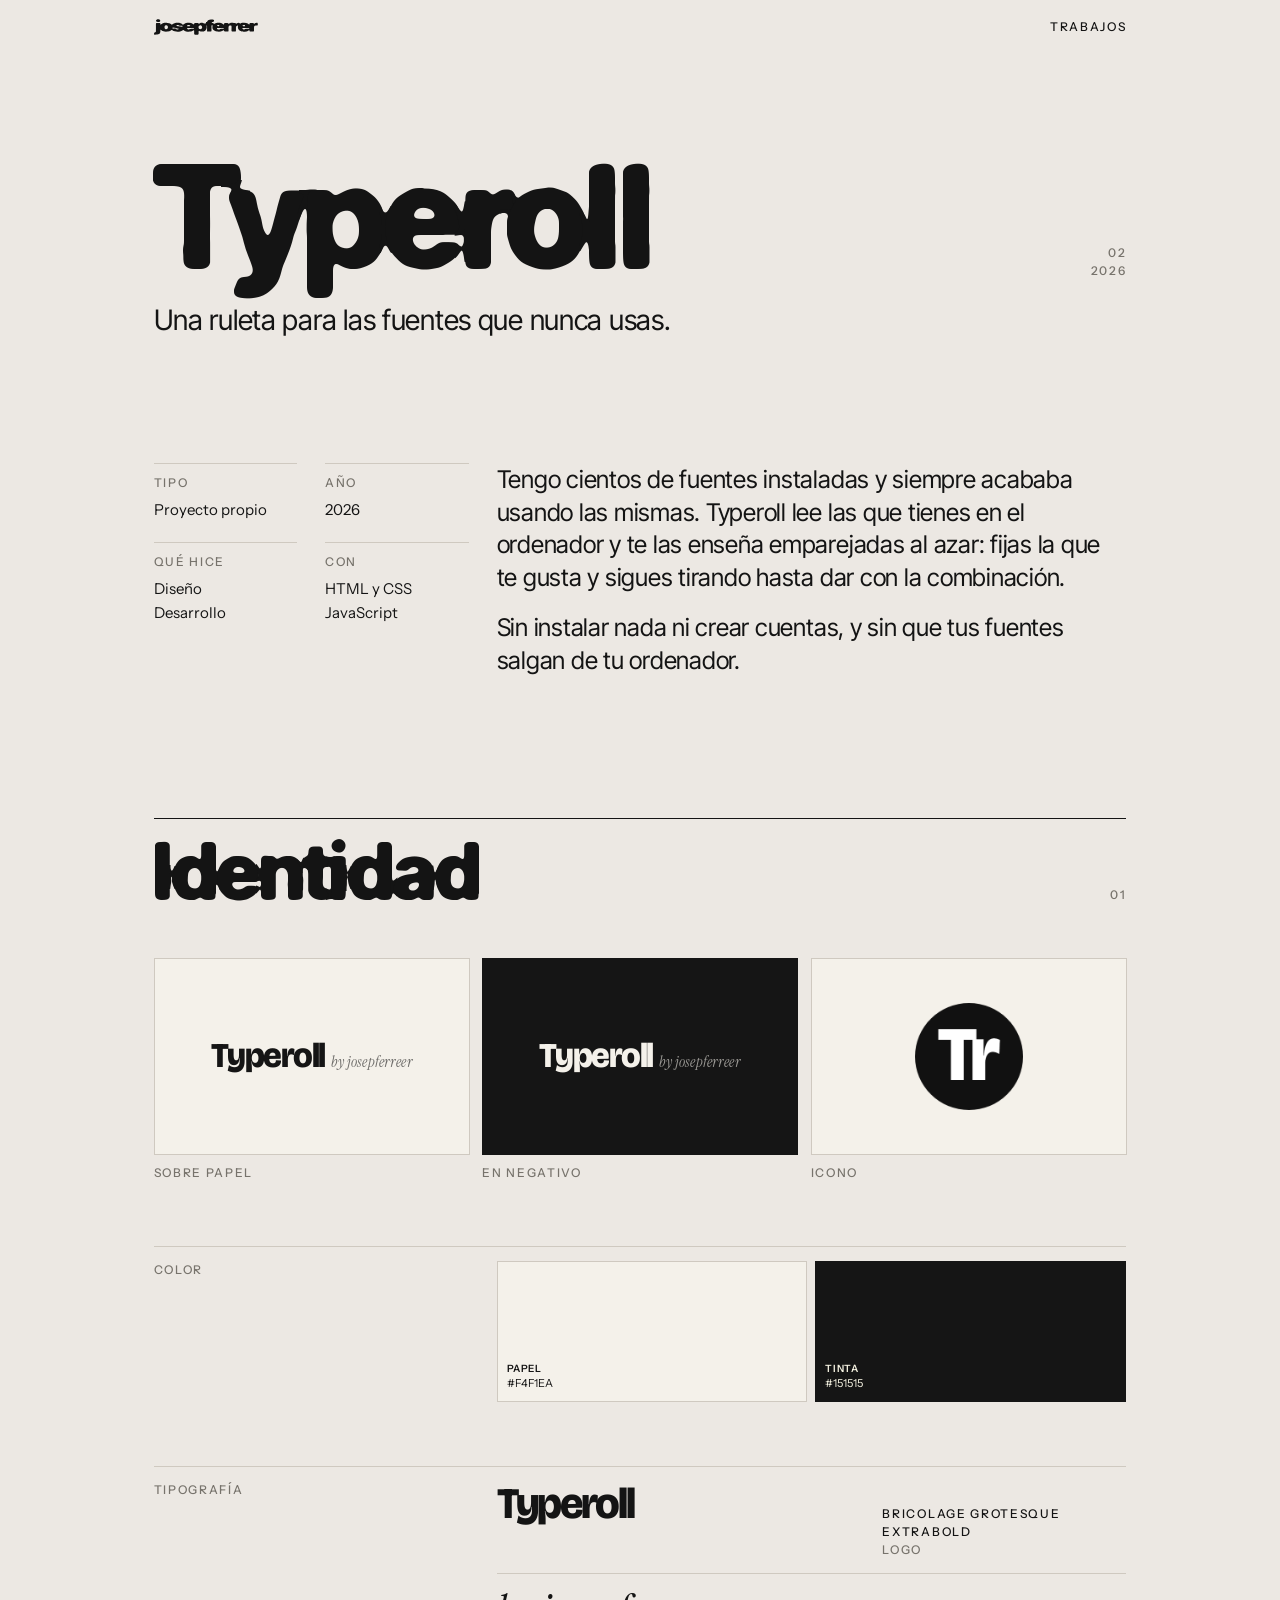
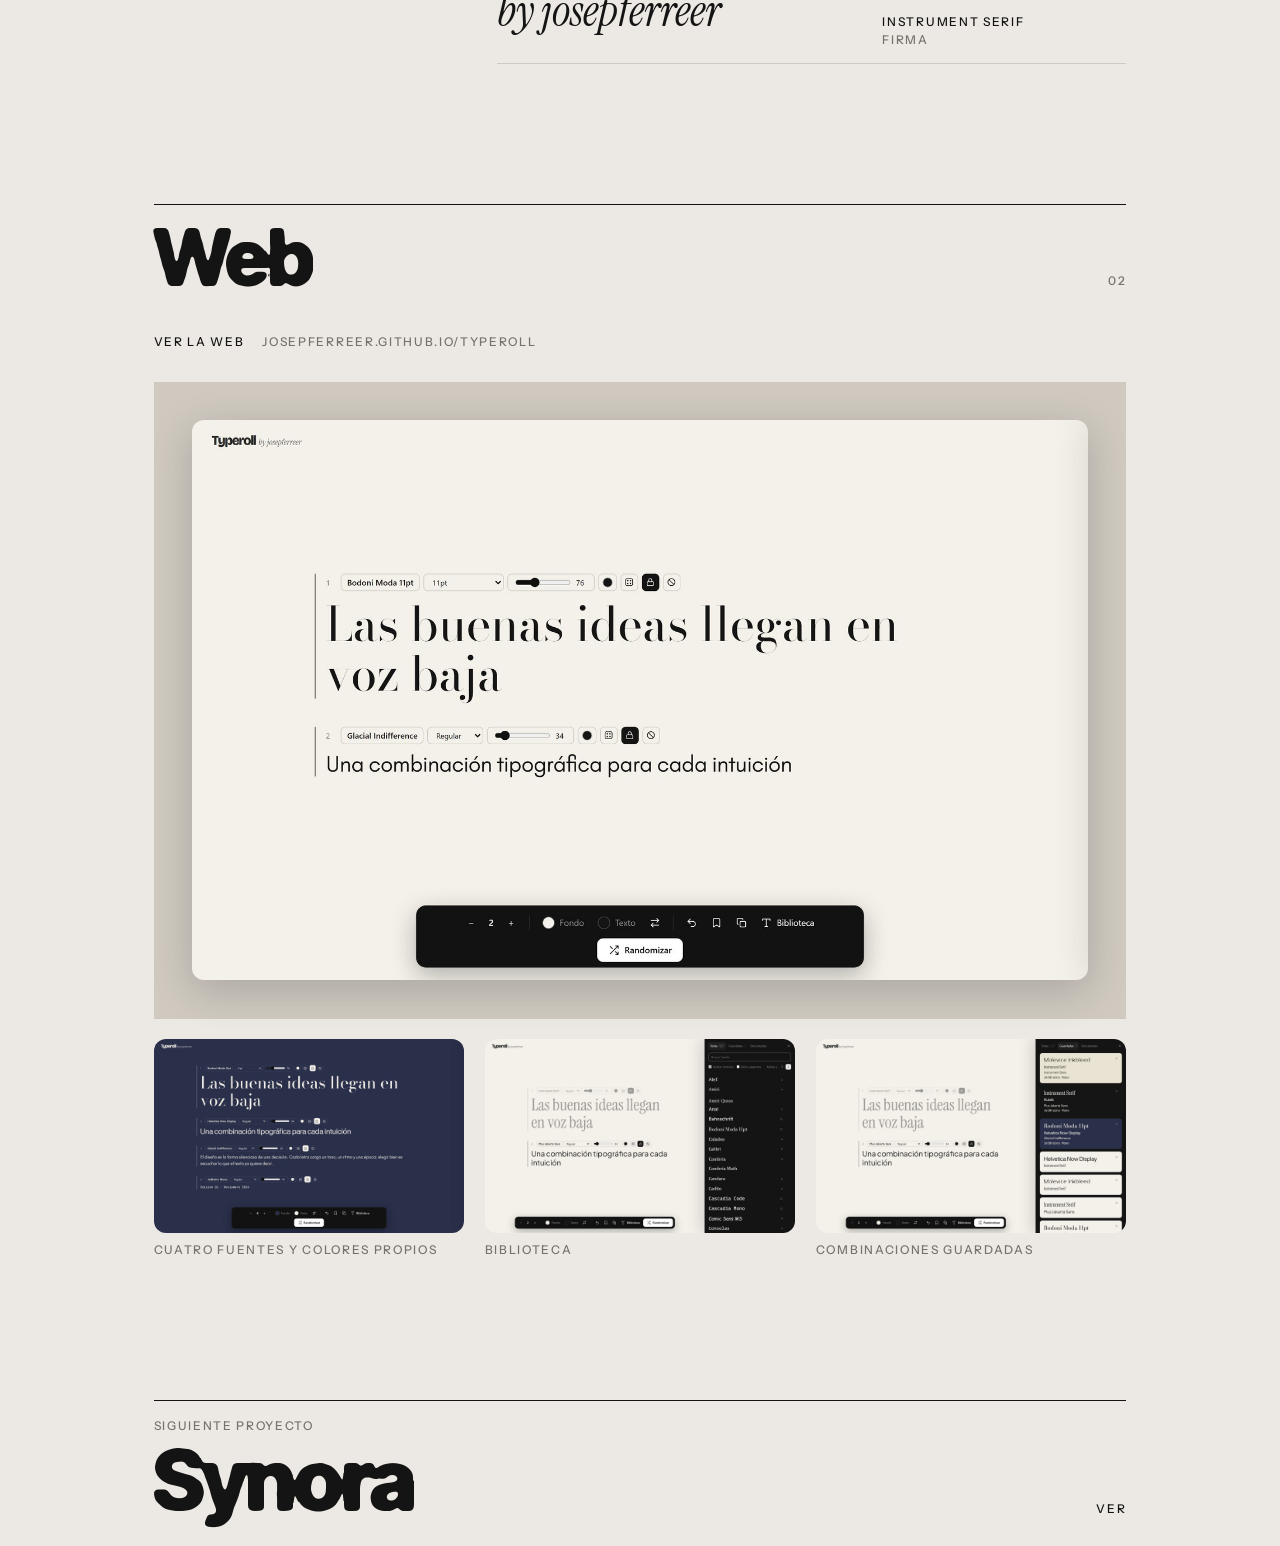
<file: typeroll.html>
<!doctype html>
<html lang="es">
<head>
<meta charset="utf-8">
<meta name="viewport" content="width=device-width, initial-scale=1">
<title>Typeroll · josepferrer</title>
<meta name="description" content="Una ruleta para las fuentes que nunca usas.">
<link rel="preconnect" href="https://fonts.googleapis.com">
<link rel="preconnect" href="https://fonts.gstatic.com" crossorigin>
<link rel="stylesheet" href="https://fonts.googleapis.com/css2?family=Instrument+Sans:ital,wght@0,400..700;1,400..700&family=Inter+Tight:wght@400;700;800&family=Bricolage+Grotesque:opsz,wght@12..96,800&family=Instrument+Serif:ital@0;1&display=swap">
<link rel="icon" href="img/favicon.svg" type="image/svg+xml">
<link rel="icon" href="img/favicon-32.png" sizes="32x32" type="image/png">
<link rel="apple-touch-icon" href="img/favicon-180.png">
<link rel="stylesheet" href="estilos.css">
<script>if(!matchMedia("(prefers-reduced-motion: reduce)").matches)document.documentElement.classList.add("mov")</script>
<script src="movimiento.js" defer></script>
</head>
<body>
<!-- Página generada por generar.py a partir de proyectos.json: no editar a mano -->

<header class="cab-proy">
  <a href="index.html" aria-label="Volver al inicio"><img class="marca" src="img/josepferrer.svg" alt="josepferrer"></a>
  <nav class="mayus"><a href="index.html#trabajos">Trabajos</a></nav>
</header>

<main>
  <div class="p-cab">
    <h1 style="view-transition-name:titulo-typeroll">Typeroll</h1>
    <span class="mayus meta">02<br>2026</span>
    <p class="lema">Una ruleta para las fuentes que nunca usas.</p>
  </div>

  <div class="p-ficha">
    <dl><div><dt class="mayus">Tipo</dt><dd>Proyecto propio</dd></div><div><dt class="mayus">Año</dt><dd>2026</dd></div><div><dt class="mayus">Qué hice</dt><dd>Diseño<br>Desarrollo</dd></div><div><dt class="mayus">Con</dt><dd>HTML y CSS<br>JavaScript</dd></div></dl>
    <div class="texto"><p>Tengo cientos de fuentes instaladas y siempre acababa usando las mismas. Typeroll lee las que tienes en el ordenador y te las enseña emparejadas al azar: fijas la que te gusta y sigues tirando hasta dar con la combinación.</p><p>Sin instalar nada ni crear cuentas, y sin que tus fuentes salgan de tu ordenador.</p></div>
  </div>

  <section class="p-bloque">
    <div class="cab"><h2 class="titulo">Identidad</h2><span class="mayus num">01</span></div>
    <div class="logos"><figure><div class="fondo borde" style="background:#F4F1EA;color:#151515"><span class="logo-texto" role="img" aria-label="Typeroll"><span style="font-family:'Bricolage Grotesque';font-weight:800;font-variation-settings:'opsz' 96;letter-spacing:-.045em">Typeroll</span><span style="font-family:'Instrument Serif';font-style:italic;font-size:.42em;letter-spacing:.01em;opacity:.6">by josepferreer</span></span></div><figcaption class="mayus">Sobre papel</figcaption></figure><figure><div class="fondo" style="background:#151515;color:#F4F1EA"><span class="logo-texto" role="img" aria-label="Typeroll"><span style="font-family:'Bricolage Grotesque';font-weight:800;font-variation-settings:'opsz' 96;letter-spacing:-.045em">Typeroll</span><span style="font-family:'Instrument Serif';font-style:italic;font-size:.42em;letter-spacing:.01em;opacity:.6">by josepferreer</span></span></div><figcaption class="mayus">En negativo</figcaption></figure><figure><div class="fondo icono borde" style="background:#F4F1EA"><img src="img/typeroll/icono.png" alt=""></div><figcaption class="mayus">Icono</figcaption></figure></div><div class="sub"><span class="mayus">Color</span><div class="colores"><div class="borde" style="background:#F4F1EA;color:#141414"><b>Papel</b>#F4F1EA</div><div class="" style="background:#151515;color:#F6F3E2"><b>Tinta</b>#151515</div></div></div><div class="sub"><span class="mayus">Tipografía</span><div class="tipos"><div><span class="muestra" style="font-family:'Bricolage Grotesque';font-weight:800;font-variation-settings:'opsz' 96;letter-spacing:-.045em">Typeroll</span><span class="dato mayus"><b>Bricolage Grotesque ExtraBold</b>Logo</span></div><div><span class="muestra" style="font-family:'Instrument Serif';font-style:italic">by josepferreer</span><span class="dato mayus"><b>Instrument Serif</b>Firma</span></div></div></div>
  </section>
  <section class="p-bloque">
    <div class="cab"><h2 class="titulo">Web</h2><span class="mayus num">02</span></div>
    <p class="ir-web"><a class="enlace mayus" href="https://josepferreer.github.io/typeroll/" target="_blank" rel="noopener">Ver la web</a><span class="mayus">josepferreer.github.io/typeroll</span></p><div class="p-pantallas sin-movil"><img src="img/typeroll/principal.jpg" alt="Versión de ordenador" loading="lazy"></div><div class="secciones"><figure><img src="img/typeroll/cuatro-fuentes.jpg" alt="Cuatro fuentes y colores propios" loading="lazy"><figcaption class="mayus">Cuatro fuentes y colores propios</figcaption></figure><figure><img src="img/typeroll/biblioteca.jpg" alt="Biblioteca" loading="lazy"><figcaption class="mayus">Biblioteca</figcaption></figure><figure><img src="img/typeroll/guardadas.jpg" alt="Combinaciones guardadas" loading="lazy"><figcaption class="mayus">Combinaciones guardadas</figcaption></figure></div>
  </section>

  <a class="p-siguiente" href="synora.html"><span class="mayus gris">Siguiente proyecto<span class="nombre">Synora</span></span><span class="mayus">Ver</span></a>
</main>

<dialog class="visor" aria-label="Pieza ampliada">
  <button class="redondo cerrar" type="button" aria-label="Cerrar"><svg viewBox="0 0 24 24" fill="none" stroke="currentColor" stroke-width="1.6"><path d="M5 5l14 14M19 5L5 19"/></svg></button>
  <button class="redondo ant" type="button" aria-label="Anterior"><svg viewBox="0 0 24 24" fill="none" stroke="currentColor" stroke-width="1.6"><path d="M15 5l-7 7 7 7"/></svg></button>
  <figure><img alt=""></figure>
  <button class="redondo sig" type="button" aria-label="Siguiente"><svg viewBox="0 0 24 24" fill="none" stroke="currentColor" stroke-width="1.6"><path d="M9 5l7 7-7 7"/></svg></button>
  <p class="pie mayus"><span class="nombre-pieza"></span><span class="cuenta"></span></p>
</dialog>
<script src="visor.js"></script>
</body>
</html>
</file>
<file: estilos.css>
/* Intink: Inter Tight con tinta corrida (Desktop/intink). Las uniones entre letras
   salen de la función calt y del espaciado propio de la fuente: no ponerle letter-spacing. */
@font-face{font-family:"Intink";font-weight:700;font-display:swap;src:url(fuentes/Intink-Bold.woff) format("woff")}

:root{
  --papel:#ECE8E3;
  --tinta:#141414;
  --gris:#77736C;
  --linea:#CFC9C0;
  --g:clamp(24px,12vw,260px);                                    /* margen lateral */
  --titular:"Inter Tight", "Instrument Sans", system-ui, sans-serif;  /* frases y textos */
  --titulo:"Intink", "Inter Tight", system-ui, sans-serif;           /* títulos: la fuente con tinta */
  --sans:"Instrument Sans", system-ui, sans-serif;                   /* texto pequeño y etiquetas */
}
*{box-sizing:border-box}
body{margin:0;background:var(--papel);color:var(--tinta);font:15px/1.5 var(--sans)}
a{color:inherit;text-decoration:none}
img{display:block;max-width:100%}
.mayus{font-size:12px;letter-spacing:.14em;text-transform:uppercase;font-weight:500}

/* ---------- portada ---------- */
header{display:flex;justify-content:flex-end;padding:18px var(--g)}
header nav{display:flex;gap:28px}

.portada{min-height:calc(100svh - 56px);display:grid;place-content:center;text-align:center;gap:clamp(22px,3vw,40px);padding:0 var(--g) 56px}
.portada .logo{width:min(78vw,1180px);height:auto;margin:0 auto}
.portada p{margin:0;line-height:1.9}
.portada .debajo{font-weight:600}
.portada .debajo span{display:block;font-weight:400}

section{padding:0 var(--g);margin-top:clamp(80px,10vw,160px)}
.cab{display:flex;justify-content:space-between;align-items:end;gap:24px;flex-wrap:wrap;border-top:1px solid var(--tinta);padding-top:18px;margin-bottom:clamp(28px,4vw,56px)}
.titulo{font:700 clamp(40px,6vw,100px)/.92 var(--titulo);margin:0}

/* pie de cada tarjeta: número, nombre y año */
.pie-proy{display:grid;grid-template-columns:auto 1fr auto;gap:18px;align-items:baseline;padding-top:14px;color:var(--gris)}
.pie-proy .nombre{color:var(--tinta);font:700 clamp(22px,2vw,30px)/1 var(--titulo);letter-spacing:0;text-transform:none}
.etiquetas{margin:6px 0 0;color:var(--gris)}

.sobre{display:grid;grid-template-columns:6fr 1fr 5fr;gap:28px}
.sobre .texto{grid-column:1}
.sobre .lista{grid-column:3}

.contacto{padding-bottom:28px}
.hablemos{display:block;text-align:center;font:700 21.5cqw/.85 var(--titulo);white-space:nowrap;padding:clamp(20px,3vw,40px) 0 clamp(28px,4vw,56px)}
.pie{display:flex;justify-content:space-between;flex-wrap:wrap;gap:14px 28px;border-top:1px solid var(--linea);padding-top:16px}
.pie div{display:flex;gap:10px 28px;flex-wrap:wrap}

@media (max-width:760px){
  /* el menú tiene 4 enlaces: en móvil va con menos margen y menos aire para que quepan en una línea */
  header{padding:18px 20px;justify-content:center}
  header nav{gap:12px}
  header nav a{letter-spacing:.1em}
  header nav a{white-space:nowrap}
  .sobre{grid-template-columns:1fr}
  .sobre .lista{grid-column:1}
}

/* ---------- cabecera de las páginas de proyecto ---------- */
.cab-proy{display:flex;justify-content:space-between;align-items:center;padding:18px var(--g)}
.cab-proy .marca{height:16px;width:auto}

/* enlaces de texto (Ver la web, redes): sin subrayar, grises al pasar */
.enlace{text-decoration:none}
.enlace:hover{color:var(--gris)}

/* =====================================================================
   PLANTILLA DE PROYECTO (la usan todas las páginas que genera generar.py)
   Fijos: cabecera · ficha y texto · siguiente
   Opcionales: identidad · piezas · pantallas
   ===================================================================== */
.p-cab{display:grid;grid-template-columns:1fr auto;align-items:end;gap:24px;padding:clamp(56px,8vw,120px) var(--g) clamp(28px,4vw,48px)}
.p-cab h1{font:700 clamp(56px,11vw,190px)/.88 var(--titulo);margin:0}
.p-cab .lema{grid-column:1 / -1;font:400 clamp(20px,2.2vw,32px)/1.2 var(--titular);letter-spacing:-.01em;margin:0}
.p-cab .meta{color:var(--gris);text-align:right}

.p-ficha{display:grid;grid-template-columns:4fr 8fr;gap:28px;padding:clamp(48px,6vw,96px) var(--g) 0}
.p-ficha dl{margin:0;display:grid;grid-template-columns:repeat(2,1fr);gap:20px 28px;align-content:start}
.p-ficha dl div{border-top:1px solid var(--linea);padding-top:10px}
.p-ficha dt{color:var(--gris);margin-bottom:6px}
.p-ficha dd{margin:0;line-height:1.6}
.p-ficha .texto p{margin:0;font:400 clamp(19px,1.9vw,28px)/1.35 var(--titular);letter-spacing:-.01em}
.p-ficha .texto p+p{margin-top:.7em}

.p-bloque{padding:0 var(--g);margin-top:clamp(96px,11vw,170px)}
.p-bloque>.cab{align-items:baseline}
.p-bloque>.cab .num{color:var(--gris)}

/* identidad */
.logos{display:grid;grid-template-columns:repeat(3,1fr);gap:clamp(8px,1vw,16px)}
.logos figure{margin:0}
.logos .fondo{aspect-ratio:16/10;display:grid;place-items:center}
.logos .fondo.borde,.colores .borde{outline:1px solid var(--linea);outline-offset:-1px}
.logos svg{width:62%;height:auto}
.logos .icono svg{width:34%}
.logos figcaption{padding-top:8px;color:var(--gris)}
.sub{display:grid;grid-template-columns:4fr 8fr;gap:28px;margin-top:clamp(40px,5vw,72px);border-top:1px solid var(--linea);padding-top:14px}
.sub>span{color:var(--gris)}
.colores{display:grid;grid-template-columns:repeat(auto-fit,minmax(min(100%,110px),1fr));gap:8px}
.colores div{height:clamp(110px,11vw,170px);display:flex;flex-direction:column;justify-content:flex-end;padding:10px;font-size:11px;line-height:1.4}
.colores b{font-weight:600;letter-spacing:.06em;text-transform:uppercase;font-size:10px}
.tipos div{display:grid;grid-template-columns:3fr 2fr;gap:20px;align-items:baseline;padding:14px 0;border-bottom:1px solid var(--linea)}
.tipos div:first-child{padding-top:0}
.tipos .muestra{font-size:clamp(28px,3.4vw,52px);line-height:1.1}
.tipos .muestra.peque{font-size:clamp(18px,2vw,28px)}
.tipos .dato{color:var(--gris)}
.tipos .dato b{display:block;color:var(--tinta);font-weight:500}

/* piezas: a3 · post (4:5) · story (9:16) · cuadrado */
.piezas{display:grid;gap:clamp(12px,1.6vw,24px)}
.piezas.a3{grid-template-columns:repeat(auto-fit,minmax(min(100%,240px),1fr))}
.piezas.post{grid-template-columns:repeat(6,1fr)}
.piezas.story{grid-template-columns:repeat(5,1fr)}
.piezas.cuadrado{grid-template-columns:repeat(4,1fr)}
.piezas.retrato{grid-template-columns:repeat(6,1fr)}
.piezas.apaisado{grid-template-columns:repeat(3,1fr)}
.piezas figure{margin:0}
.piezas img{width:100%;object-fit:cover;cursor:zoom-in;transition:opacity .2s}
.piezas img:hover{opacity:.9}
.piezas.a3 img{aspect-ratio:3508/4961}
.piezas.post img{aspect-ratio:4/5}
.piezas.story img{aspect-ratio:9/16;border-radius:10px}
.piezas.cuadrado img{aspect-ratio:1}
.piezas.retrato img{aspect-ratio:3/4}
.piezas.apaisado img{aspect-ratio:4/3}
.piezas figcaption{padding-top:8px;color:var(--gris)}

/* pantallas */
.ir-web{display:flex;gap:18px;align-items:baseline;flex-wrap:wrap;margin:-12px 0 clamp(20px,2.4vw,32px)}
.ir-web span{color:var(--gris)}
.p-pantallas{display:grid;grid-template-columns:3fr 1fr;gap:clamp(16px,2vw,28px);align-items:end;background:var(--linea);padding:clamp(16px,3vw,48px)}
.p-pantallas img{width:100%;box-shadow:0 10px 40px rgba(0,0,0,.18);border-radius:12px}
.p-pantallas .movil{border-radius:18px}
.p-pantallas.sin-movil{grid-template-columns:1fr}
.secciones{display:grid;grid-template-columns:repeat(3,1fr);gap:clamp(12px,1.6vw,24px);margin-top:clamp(12px,1.6vw,24px)}
.secciones figure{margin:0}
.secciones img{width:100%;aspect-ratio:16/10;object-fit:cover;object-position:top;border-radius:12px}
.secciones figcaption{padding-top:8px;color:var(--gris)}

/* siguiente */
.p-siguiente{display:flex;justify-content:space-between;align-items:end;gap:20px;flex-wrap:wrap;border-top:1px solid var(--tinta);
             margin:clamp(96px,11vw,170px) var(--g) 0;padding:16px 0 28px}
.p-siguiente .nombre{display:block;font:700 clamp(44px,6.5vw,104px)/.9 var(--titulo);margin-top:8px;color:var(--tinta);text-transform:none;letter-spacing:0}
.p-siguiente .gris{color:var(--gris)}

/* visor: las piezas se abren en grande */
.visor{border:0;padding:0;margin:0;width:100vw;height:100dvh;max-width:none;max-height:none;background:rgba(20,20,20,.94);color:#ECE8E3}
.visor::backdrop{background:transparent}
.visor[open]{display:grid;grid-template-columns:auto 1fr auto;grid-template-rows:auto 1fr auto;align-items:center}
.visor figure{grid-column:2;grid-row:2;margin:0;height:100%;display:grid;place-items:center;min-height:0;padding:8px}
.visor img{max-width:100%;max-height:calc(100dvh - 140px);object-fit:contain;box-shadow:0 20px 60px rgba(0,0,0,.4)}
.visor .pie{grid-column:1 / -1;grid-row:3;display:flex;justify-content:center;gap:16px;padding:14px 0 22px;border:0;color:#ECE8E3}
.visor .pie span:last-child{color:#9a968e}
.redondo{width:48px;height:48px;border-radius:50%;border:1px solid rgba(236,232,227,.35);background:none;color:inherit;display:grid;place-items:center;cursor:pointer;margin:0 clamp(8px,2vw,28px)}
.redondo:hover{border-color:#ECE8E3}
.redondo:focus{outline:none}
.redondo:focus-visible{outline:1px solid #ECE8E3;outline-offset:3px}
.redondo svg{width:18px;height:18px}
.visor .cerrar{grid-column:3;grid-row:1;margin-top:16px;justify-self:end}
.visor .ant{grid-column:1;grid-row:2}
.visor .sig{grid-column:3;grid-row:2}
.visor.uno .ant,.visor.uno .sig{visibility:hidden}

/* tarjetas de la portada (la cubierta cambia según el proyecto) */
.tarjetas{display:grid;grid-template-columns:repeat(2,1fr);gap:clamp(36px,4vw,64px) clamp(16px,2vw,28px)}
.tarjeta{display:block}
.tarjeta.grande{grid-column:1 / -1}
.tarjeta .cubierta{aspect-ratio:4/3;overflow:hidden;display:grid;place-items:center;padding:clamp(16px,2.4vw,40px)}
.tarjeta.grande .cubierta{aspect-ratio:auto}
.tarjeta .fila{display:grid;grid-auto-flow:column;grid-auto-columns:1fr;gap:clamp(8px,1.2vw,20px);width:100%;align-items:end}
.tarjeta .fila img{width:100%;aspect-ratio:3508/4961;object-fit:cover}
.tarjeta .pantalla{width:82%;border-radius:10px;box-shadow:0 10px 30px rgba(0,0,0,.15)}
.tarjeta .cubierta.foto{padding:0}
.tarjeta .cubierta.foto img{width:100%;height:100%;object-fit:cover}
.tarjeta .cubierta svg{width:62%;height:auto}

@media (max-width:760px){
  .p-ficha,.sub{grid-template-columns:1fr}
  .p-ficha dl{grid-template-columns:1fr 1fr}
  .logos{grid-template-columns:1fr 1fr}
  .tipos div{grid-template-columns:1fr}
  .piezas.post,.piezas.retrato{grid-template-columns:repeat(3,1fr)}
  .piezas.story,.piezas.cuadrado{grid-template-columns:repeat(2,1fr)}
  .piezas.apaisado{grid-template-columns:1fr}
  .p-pantallas{grid-template-columns:1fr}
  .p-pantallas .movil{max-width:240px;margin:0 auto}
  .secciones{grid-template-columns:1fr 1fr}
  .visor .ant,.visor .sig{grid-row:3;align-self:center}
  .visor .pie{grid-column:2}
  .visor figure{grid-column:1 / -1}
  .visor img{max-height:calc(100dvh - 170px)}
  .tarjetas{grid-template-columns:1fr}
  .tarjeta .fila{display:flex;overflow-x:auto;scroll-snap-type:x mandatory}
  .tarjeta .fila img{flex:0 0 62%;width:62%;scroll-snap-align:center}
}

/* logo hecho con texto (identidad sin SVG) */
.logo-texto{display:inline-flex;align-items:baseline;gap:.2em;font-size:clamp(26px,3.4vw,54px);line-height:1;white-space:nowrap}
.tarjeta .cubierta .logo-texto{font-size:clamp(40px,6vw,96px)}
.logos .icono img{width:34%;height:auto}

.secciones img{cursor:zoom-in;transition:opacity .2s}
.secciones img:hover{opacity:.9}

/* «Hablemos» llena justo el ancho del contenido (la palabra mide 4,54 veces su cuerpo en Intink) */
.contacto{container-type:inline-size}
/* el logo de texto se ajusta al recuadro donde va */
.logos .fondo{container-type:inline-size}
.logos .logo-texto{font-size:min(11cqw,54px)}
.ir-web span{overflow-wrap:anywhere}

/* que los pies largos no ensanchen las columnas en móviles pequeños */
.piezas figure,.secciones figure{min-width:0}
.piezas figcaption,.secciones figcaption{overflow-wrap:anywhere}

/* versiones del logo: la última fila se reparte para no dejar huecos */
.logos{grid-template-columns:repeat(6,1fr)}
.logos figure{grid-column:span 2}
.logos figure:nth-last-child(2):nth-child(3n+1),.logos figure:last-child:nth-child(3n+2){grid-column:span 3}
.logos figure:last-child:nth-child(3n+1){grid-column:1 / -1}
.logos figure:last-child:nth-child(3n+1) .fondo{aspect-ratio:32/10}
@media (max-width:760px){
  .logos{grid-template-columns:1fr 1fr}
  .logos figure,.logos figure:nth-last-child(2):nth-child(3n+1),.logos figure:last-child:nth-child(3n+2),.logos figure:last-child:nth-child(3n+1){grid-column:auto}
  .logos figure:last-child:nth-child(odd){grid-column:1 / -1}
  .logos figure .fondo,.logos figure:last-child:nth-child(3n+1) .fondo{aspect-ratio:16/10}
  .logos figure:last-child:nth-child(odd) .fondo{aspect-ratio:32/10}
}

/* Sobre mí */
.sobre .texto p{margin:0;font:400 clamp(20px,2.1vw,32px)/1.3 var(--titular);letter-spacing:-.01em}
.sobre .texto p+p{margin-top:.8em}
.cv{margin:0 0 clamp(28px,3vw,44px)}
.cv dt{color:var(--gris);border-bottom:1px solid var(--linea);padding-bottom:10px;margin-bottom:4px}
.cv dd{margin:0;display:grid;grid-template-columns:1fr auto;gap:2px 16px;padding:12px 0;border-bottom:1px solid var(--linea)}
.cv dd b{font-weight:600}
.cv dd span{grid-column:1;color:var(--gris)}
.cv dd .anio{grid-column:2;grid-row:1;color:var(--gris);white-space:nowrap;font-variant-numeric:tabular-nums}
.cv dd.etiq{display:block;line-height:1.7}

/* enlaces de la ficha (redes, enlace al proyecto) sin subrayar */
.p-ficha dd a,.p-ficha dd a.enlace{text-decoration:none}
.p-ficha dd a:hover{color:var(--gris)}

/* =====================================================================
   MOVIMIENTO (con movimiento.js). Todo depende de html.mov, que solo se pone
   si el sistema no pide reducir el movimiento.
   ===================================================================== */
html.mov{scroll-behavior:smooth}

/* 1. aparecer al bajar */
.mov .rv{opacity:0;transform:translateY(28px)}
.mov .rv.visto{opacity:1;transform:none;
  transition:opacity .8s ease var(--d,0s),transform 1s cubic-bezier(.2,.7,.2,1) var(--d,0s)}

/* 2. entrada de la portada y de la cabecera de proyecto */
@keyframes subir{from{opacity:0;transform:translateY(22px)}to{opacity:1;transform:none}}
.mov .portada > *{animation:subir 1.1s cubic-bezier(.2,.7,.2,1) both}
.mov .portada > :nth-child(1){animation-delay:.1s}
.mov .portada > :nth-child(2){animation-delay:.25s}
.mov .portada > :nth-child(3){animation-delay:.45s}

/* 3. cambio de página: fundido y el nombre del proyecto viaja de la tarjeta al título */
@view-transition{navigation:auto}
::view-transition-old(root){animation:salir .35s ease both}
::view-transition-new(root){animation:entrar .5s cubic-bezier(.2,.7,.2,1) .05s both}
::view-transition-group(*){animation-duration:.6s;animation-timing-function:cubic-bezier(.2,.7,.2,1)}
@keyframes salir{to{opacity:0;transform:translateY(-12px)}}
@keyframes entrar{from{opacity:0;transform:translateY(16px)}}

/* 4. detalles: las tarjetas crecen un poco al pasar el ratón */
.tarjeta .cubierta > *{transition:transform .9s cubic-bezier(.2,.7,.2,1)}
.tarjeta:hover .cubierta > *{transform:scale(1.03)}
.tarjeta .nombre{transition:color .3s}
.tarjeta:hover .nombre{color:var(--gris)}

@media (prefers-reduced-motion:reduce){
  ::view-transition-group(*),::view-transition-old(root),::view-transition-new(root){animation:none}
  .tarjeta .cubierta > *{transition:none}
  .tarjeta:hover .cubierta > *{transform:none}
}

/* ARCHIVO: imágenes sueltas en mosaico, cada una con su proporción (sin recortar) */
.archivo{columns:4 240px;column-gap:clamp(12px,1.6vw,24px)}
.archivo figure{break-inside:avoid;margin:0 0 clamp(16px,2vw,28px)}
.archivo img{width:100%;height:auto;cursor:zoom-in;transition:opacity .2s}
.archivo img:hover{opacity:.9}
.archivo figcaption{padding-top:8px;color:var(--gris);overflow-wrap:anywhere}
@media (max-width:760px){.archivo{columns:2}}

/* móviles muy estrechos: el menú de 4 enlaces, un punto más pequeño para que quepa */
@media (max-width:400px){header nav{gap:10px}header nav a{font-size:11px;letter-spacing:.06em}}
</file>
